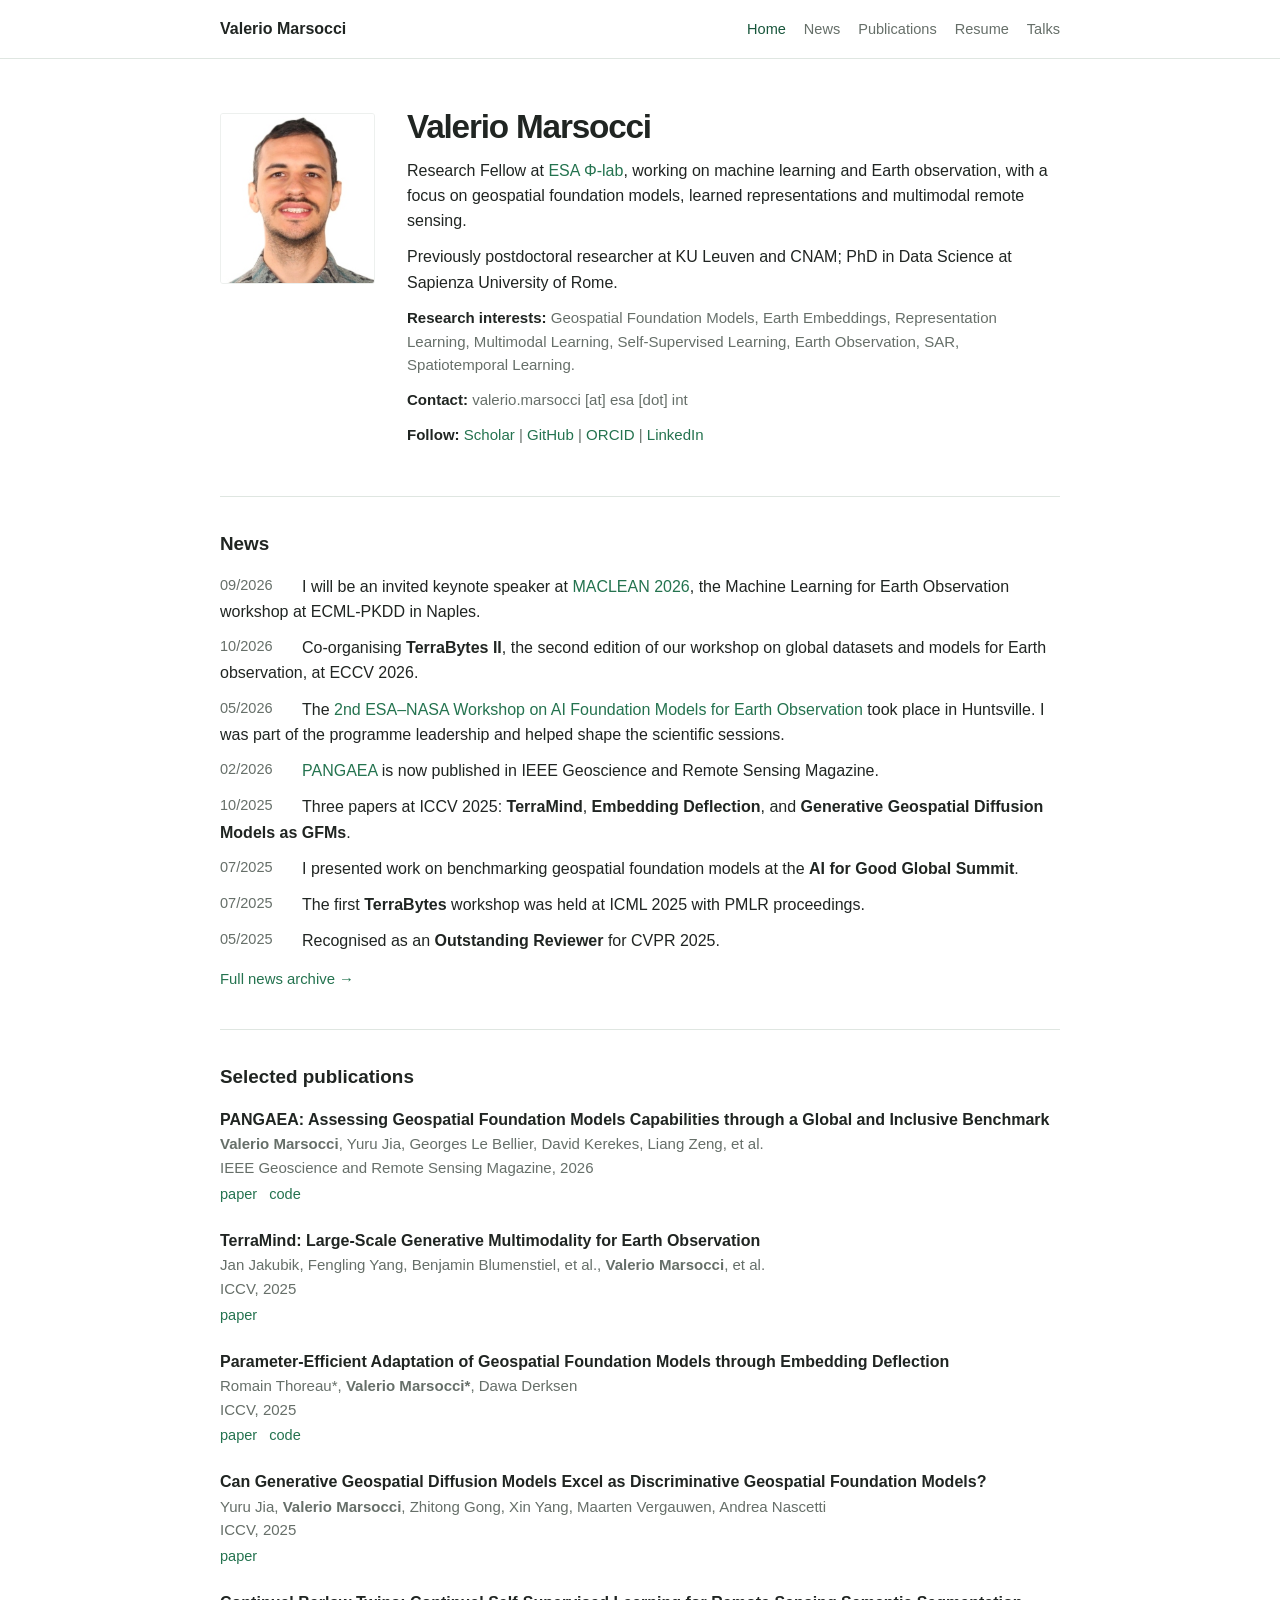
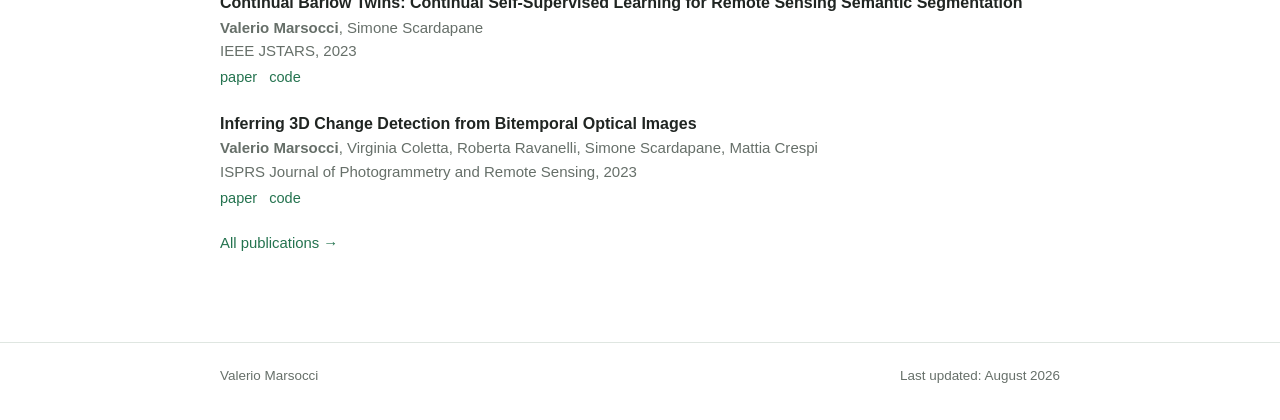
<file: index.html>
<!doctype html>
<html lang="en">
<head>
  <meta charset="utf-8">
  <meta name="viewport" content="width=device-width, initial-scale=1">
  <title>Valerio Marsocci</title>
  <meta name="description" content="Valerio Marsocci — Research Fellow at ESA Φ-lab working on machine learning and Earth observation.">
  <link rel="icon" href="assets/favicon.svg" type="image/svg+xml">
  <link rel="stylesheet" href="assets/style.css">
</head>
<body>
<header class="site-header">
  <div class="wrap nav">
    <a class="site-name" href="index.html">Valerio Marsocci</a>
    <nav class="nav-links" aria-label="Main navigation">
      <a class="active" href="index.html">Home</a>
      <a href="news.html">News</a>
      <a href="publications.html">Publications</a>
      <a href="resume.html">Resume</a>
      <a href="talks.html">Talks</a>
    </nav>
  </div>
</header>

<main class="wrap">
  <section class="profile">
    <img class="profile-photo" src="assets/profile.jpg" alt="Portrait of Valerio Marsocci">
    <div>
      <h1>Valerio Marsocci</h1>
      <p>Research Fellow at <a href="https://philab.esa.int/" target="_blank" rel="noreferrer">ESA Φ-lab</a>, working on machine learning and Earth observation, with a focus on geospatial foundation models, learned representations and multimodal remote sensing.</p>
      <p>Previously postdoctoral researcher at KU Leuven and CNAM; PhD in Data Science at Sapienza University of Rome.</p>
      <p class="small-line"><span class="meta-label">Research interests:</span> Geospatial Foundation Models, Earth Embeddings, Representation Learning, Multimodal Learning, Self-Supervised Learning, Earth Observation, SAR, Spatiotemporal Learning.</p>
      <p class="small-line"><span class="meta-label">Contact:</span> valerio.marsocci [at] esa [dot] int</p>
      <p class="small-line"><span class="meta-label">Follow:</span>
        <a href="https://scholar.google.com/citations?user=R0x4RJ0AAAAJ&hl=en" target="_blank" rel="noreferrer">Scholar</a> |
        <a href="https://github.com/VMarsocci" target="_blank" rel="noreferrer">GitHub</a> |
        <a href="https://orcid.org/0000-0003-1442-7155" target="_blank" rel="noreferrer">ORCID</a> |
        <a href="https://www.linkedin.com/in/valerio-marsocci/" target="_blank" rel="noreferrer">LinkedIn</a>
      </p>
    </div>
  </section>

  <hr class="rule">

  <section>
    <h2>News</h2>
    <ul class="news-list">
      <li><span class="news-date">09/2026</span><span class="news-text">I will be an invited keynote speaker at <a href="https://sites.google.com/view/maclean26" target="_blank" rel="noreferrer">MACLEAN 2026</a>, the Machine Learning for Earth Observation workshop at ECML-PKDD in Naples.</span></li>
      <li><span class="news-date">10/2026</span><span class="news-text">Co-organising <strong>TerraBytes II</strong>, the second edition of our workshop on global datasets and models for Earth observation, at ECCV 2026.</span></li>
      <li><span class="news-date">05/2026</span><span class="news-text">The <a href="https://nikal.eventsair.com/2nd-esa-nasa-workshop-on-ai-foundation-model-for-earth-observation-eo/" target="_blank" rel="noreferrer">2nd ESA–NASA Workshop on AI Foundation Models for Earth Observation</a> took place in Huntsville. I was part of the programme leadership and helped shape the scientific sessions.</span></li>
      <li><span class="news-date">02/2026</span><span class="news-text"><a href="https://arxiv.org/abs/2412.04204" target="_blank" rel="noreferrer">PANGAEA</a> is now published in IEEE Geoscience and Remote Sensing Magazine.</span></li>
      <li><span class="news-date">10/2025</span><span class="news-text">Three papers at ICCV 2025: <strong>TerraMind</strong>, <strong>Embedding Deflection</strong>, and <strong>Generative Geospatial Diffusion Models as GFMs</strong>.</span></li>
      <li><span class="news-date">07/2025</span><span class="news-text">I presented work on benchmarking geospatial foundation models at the <strong>AI for Good Global Summit</strong>.</span></li>
      <li><span class="news-date">07/2025</span><span class="news-text">The first <strong>TerraBytes</strong> workshop was held at ICML 2025 with PMLR proceedings.</span></li>
      <li><span class="news-date">05/2025</span><span class="news-text">Recognised as an <strong>Outstanding Reviewer</strong> for CVPR 2025.</span></li>
    </ul>
    <p class="more-link"><a href="news.html">Full news archive →</a></p>
  </section>

  <hr class="rule">

  <section>
    <h2>Selected publications</h2>
    <ol class="pub-list">
      <li class="pub">
        <div class="pub-title">PANGAEA: Assessing Geospatial Foundation Models Capabilities through a Global and Inclusive Benchmark</div>
        <div class="pub-authors"><strong>Valerio Marsocci</strong>, Yuru Jia, Georges Le Bellier, David Kerekes, Liang Zeng, et al.</div>
        <div class="pub-venue">IEEE Geoscience and Remote Sensing Magazine, 2026</div>
        <div class="pub-links"><a href="https://arxiv.org/abs/2412.04204" target="_blank" rel="noreferrer">paper</a><a href="https://github.com/VMarsocci/pangaea-bench" target="_blank" rel="noreferrer">code</a></div>
      </li>
      <li class="pub">
        <div class="pub-title">TerraMind: Large-Scale Generative Multimodality for Earth Observation</div>
        <div class="pub-authors">Jan Jakubik, Fengling Yang, Benjamin Blumenstiel, et al., <strong>Valerio Marsocci</strong>, et al.</div>
        <div class="pub-venue">ICCV, 2025</div>
        <div class="pub-links"><a href="https://arxiv.org/abs/2504.11171" target="_blank" rel="noreferrer">paper</a></div>
      </li>
      <li class="pub">
        <div class="pub-title">Parameter-Efficient Adaptation of Geospatial Foundation Models through Embedding Deflection</div>
        <div class="pub-authors">Romain Thoreau*, <strong>Valerio Marsocci*</strong>, Dawa Derksen</div>
        <div class="pub-venue">ICCV, 2025</div>
        <div class="pub-links"><a href="https://arxiv.org/abs/2503.09493" target="_blank" rel="noreferrer">paper</a><a href="https://github.com/VMarsocci/DEFLECT" target="_blank" rel="noreferrer">code</a></div>
      </li>
      <li class="pub">
        <div class="pub-title">Can Generative Geospatial Diffusion Models Excel as Discriminative Geospatial Foundation Models?</div>
        <div class="pub-authors">Yuru Jia, <strong>Valerio Marsocci</strong>, Zhitong Gong, Xin Yang, Maarten Vergauwen, Andrea Nascetti</div>
        <div class="pub-venue">ICCV, 2025</div>
        <div class="pub-links"><a href="https://arxiv.org/abs/2503.07890" target="_blank" rel="noreferrer">paper</a></div>
      </li>
      <li class="pub">
        <div class="pub-title">Continual Barlow Twins: Continual Self-Supervised Learning for Remote Sensing Semantic Segmentation</div>
        <div class="pub-authors"><strong>Valerio Marsocci</strong>, Simone Scardapane</div>
        <div class="pub-venue">IEEE JSTARS, 2023</div>
        <div class="pub-links"><a href="https://arxiv.org/abs/2205.11319" target="_blank" rel="noreferrer">paper</a><a href="https://github.com/VMarsocci/CBT" target="_blank" rel="noreferrer">code</a></div>
      </li>
      <li class="pub">
        <div class="pub-title">Inferring 3D Change Detection from Bitemporal Optical Images</div>
        <div class="pub-authors"><strong>Valerio Marsocci</strong>, Virginia Coletta, Roberta Ravanelli, Simone Scardapane, Mattia Crespi</div>
        <div class="pub-venue">ISPRS Journal of Photogrammetry and Remote Sensing, 2023</div>
        <div class="pub-links"><a href="https://arxiv.org/abs/2205.15903" target="_blank" rel="noreferrer">paper</a><a href="https://github.com/VMarsocci/3DCD" target="_blank" rel="noreferrer">code</a></div>
      </li>
    </ol>
    <p class="more-link"><a href="publications.html">All publications →</a></p>
  </section>
</main>

<footer class="site-footer"><div class="wrap footer-row"><span>Valerio Marsocci</span><span>Last updated: August 2026</span></div></footer>
</body>
</html>
</file>
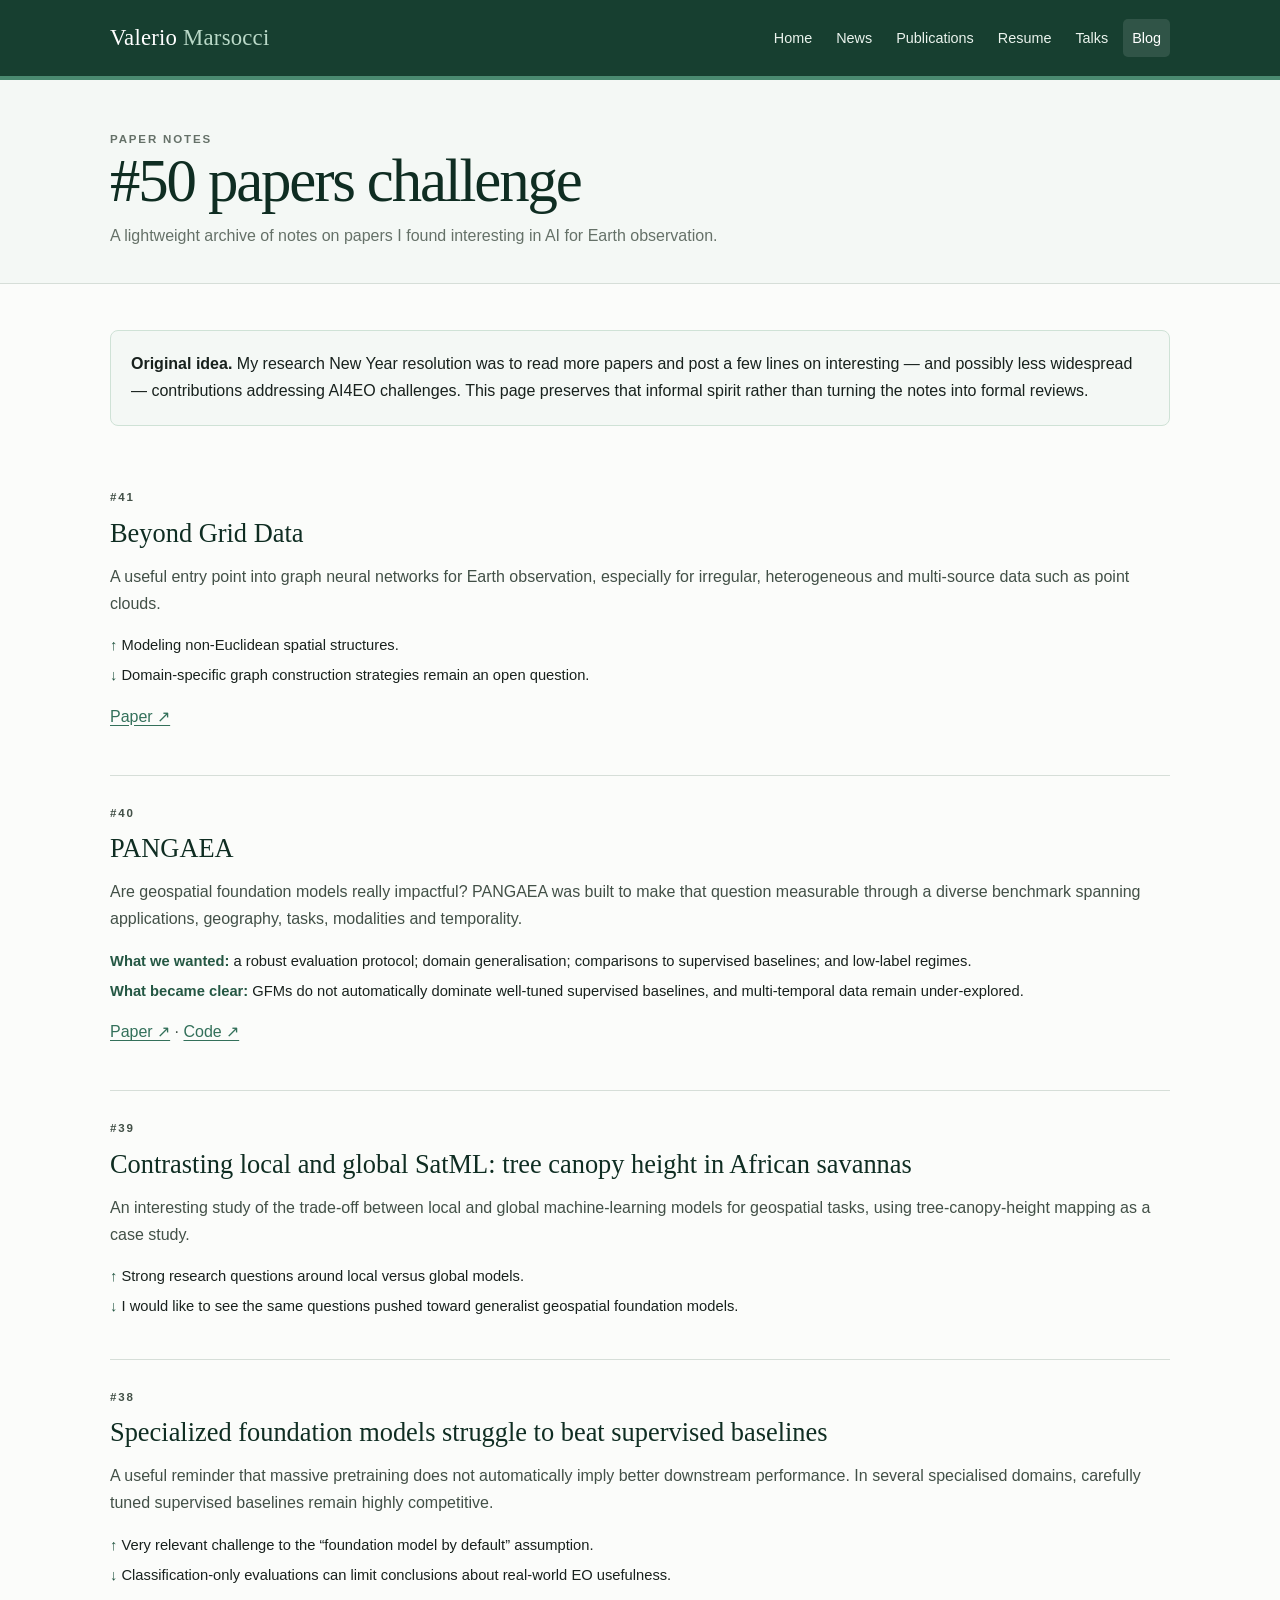
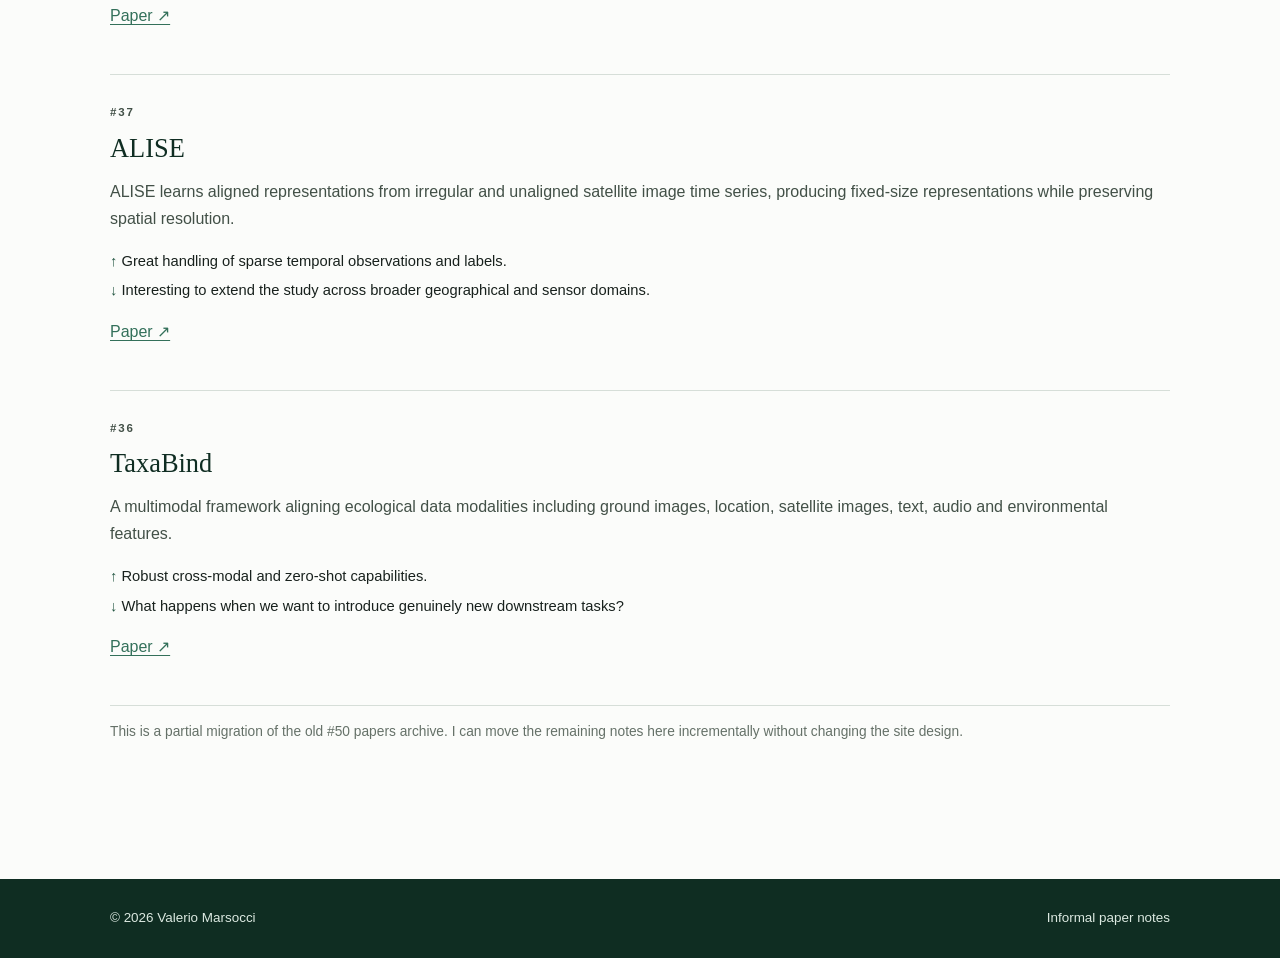
<file: blog.html>
<!doctype html><html lang="en"><head><meta charset="utf-8"><meta name="viewport" content="width=device-width,initial-scale=1"><title>Blog — Valerio Marsocci</title><link rel="icon" href="assets/favicon.svg" type="image/svg+xml"><link rel="stylesheet" href="assets/styles.css"></head><body>
<header class="site-header"><div class="shell header-inner"><a class="site-title" href="index.html">Valerio <span>Marsocci</span></a><nav class="site-nav"><a href="index.html">Home</a><a href="news.html">News</a><a href="publications.html">Publications</a><a href="resume.html">Resume</a><a href="talks.html">Talks</a><a class="active" href="blog.html">Blog</a></nav></div></header>
<main><section class="page-head"><div class="shell"><p class="kicker">Paper notes</p><h1>#50 papers challenge</h1><p>A lightweight archive of notes on papers I found interesting in AI for Earth observation.</p></div></section><div class="shell page-body">
<div class="blog-intro"><strong>Original idea.</strong> My research New Year resolution was to read more papers and post a few lines on interesting — and possibly less widespread — contributions addressing AI4EO challenges. This page preserves that informal spirit rather than turning the notes into formal reviews.</div>
<article class="blog-post"><p class="kicker">#41</p><h2>Beyond Grid Data</h2><p>A useful entry point into graph neural networks for Earth observation, especially for irregular, heterogeneous and multi-source data such as point clouds.</p><div class="updown"><div><strong>↑</strong> Modeling non-Euclidean spatial structures.</div><div><strong>↓</strong> Domain-specific graph construction strategies remain an open question.</div></div><p><a href="https://arxiv.org/abs/2411.03223" target="_blank" rel="noreferrer">Paper ↗</a></p></article>
<article class="blog-post"><p class="kicker">#40</p><h2>PANGAEA</h2><p>Are geospatial foundation models really impactful? PANGAEA was built to make that question measurable through a diverse benchmark spanning applications, geography, tasks, modalities and temporality.</p><div class="updown"><div><strong>What we wanted:</strong> a robust evaluation protocol; domain generalisation; comparisons to supervised baselines; and low-label regimes.</div><div><strong>What became clear:</strong> GFMs do not automatically dominate well-tuned supervised baselines, and multi-temporal data remain under-explored.</div></div><p><a href="https://arxiv.org/abs/2412.04204" target="_blank" rel="noreferrer">Paper ↗</a> · <a href="https://github.com/VMarsocci/pangaea-bench" target="_blank" rel="noreferrer">Code ↗</a></p></article>
<article class="blog-post"><p class="kicker">#39</p><h2>Contrasting local and global SatML: tree canopy height in African savannas</h2><p>An interesting study of the trade-off between local and global machine-learning models for geospatial tasks, using tree-canopy-height mapping as a case study.</p><div class="updown"><div><strong>↑</strong> Strong research questions around local versus global models.</div><div><strong>↓</strong> I would like to see the same questions pushed toward generalist geospatial foundation models.</div></div></article>
<article class="blog-post"><p class="kicker">#38</p><h2>Specialized foundation models struggle to beat supervised baselines</h2><p>A useful reminder that massive pretraining does not automatically imply better downstream performance. In several specialised domains, carefully tuned supervised baselines remain highly competitive.</p><div class="updown"><div><strong>↑</strong> Very relevant challenge to the “foundation model by default” assumption.</div><div><strong>↓</strong> Classification-only evaluations can limit conclusions about real-world EO usefulness.</div></div><p><a href="https://arxiv.org/abs/2411.02796" target="_blank" rel="noreferrer">Paper ↗</a></p></article>
<article class="blog-post"><p class="kicker">#37</p><h2>ALISE</h2><p>ALISE learns aligned representations from irregular and unaligned satellite image time series, producing fixed-size representations while preserving spatial resolution.</p><div class="updown"><div><strong>↑</strong> Great handling of sparse temporal observations and labels.</div><div><strong>↓</strong> Interesting to extend the study across broader geographical and sensor domains.</div></div><p><a href="https://arxiv.org/abs/2407.08448" target="_blank" rel="noreferrer">Paper ↗</a></p></article>
<article class="blog-post"><p class="kicker">#36</p><h2>TaxaBind</h2><p>A multimodal framework aligning ecological data modalities including ground images, location, satellite images, text, audio and environmental features.</p><div class="updown"><div><strong>↑</strong> Robust cross-modal and zero-shot capabilities.</div><div><strong>↓</strong> What happens when we want to introduce genuinely new downstream tasks?</div></div><p><a href="https://arxiv.org/abs/2411.00683" target="_blank" rel="noreferrer">Paper ↗</a></p></article>
<p class="small-note">This is a partial migration of the old #50 papers archive. I can move the remaining notes here incrementally without changing the site design.</p>
</div></main><footer class="site-footer"><div class="shell footer-inner"><p>© 2026 Valerio Marsocci</p><p>Informal paper notes</p></div></footer></body></html>
</file>
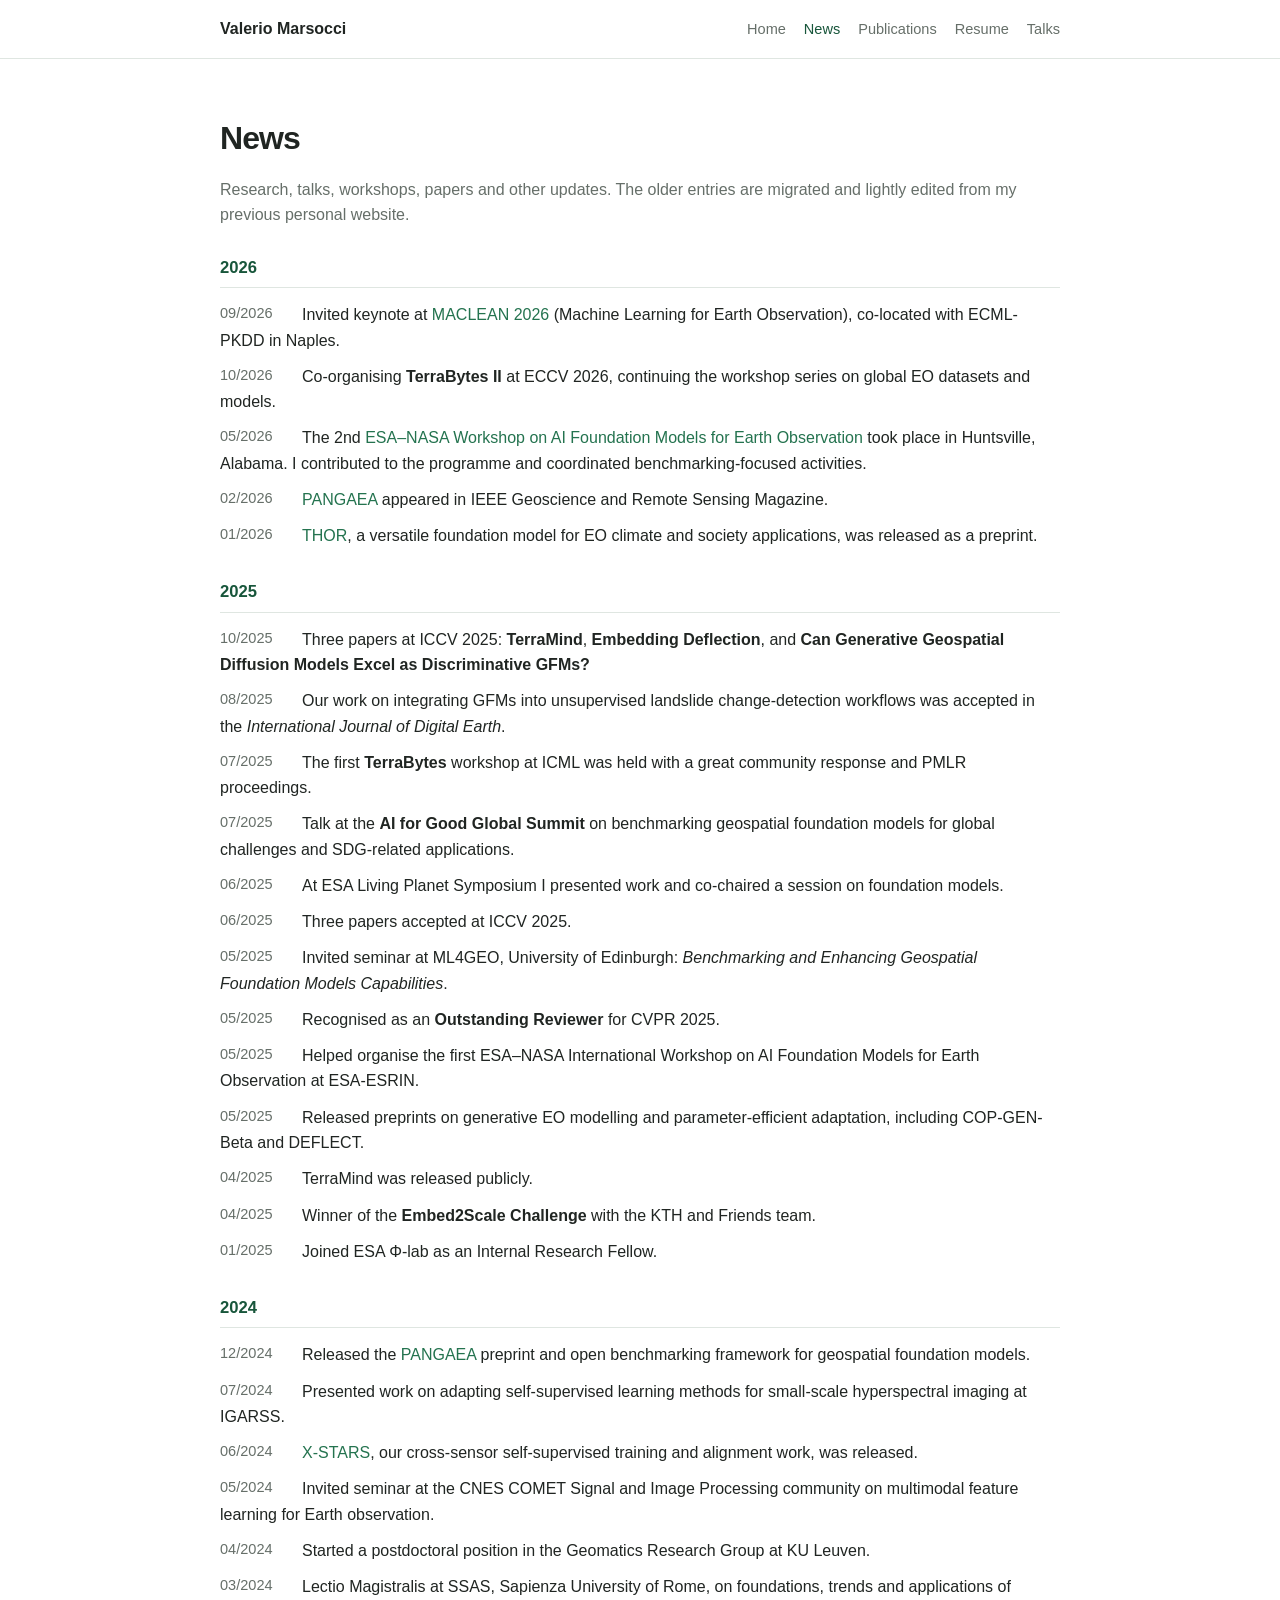
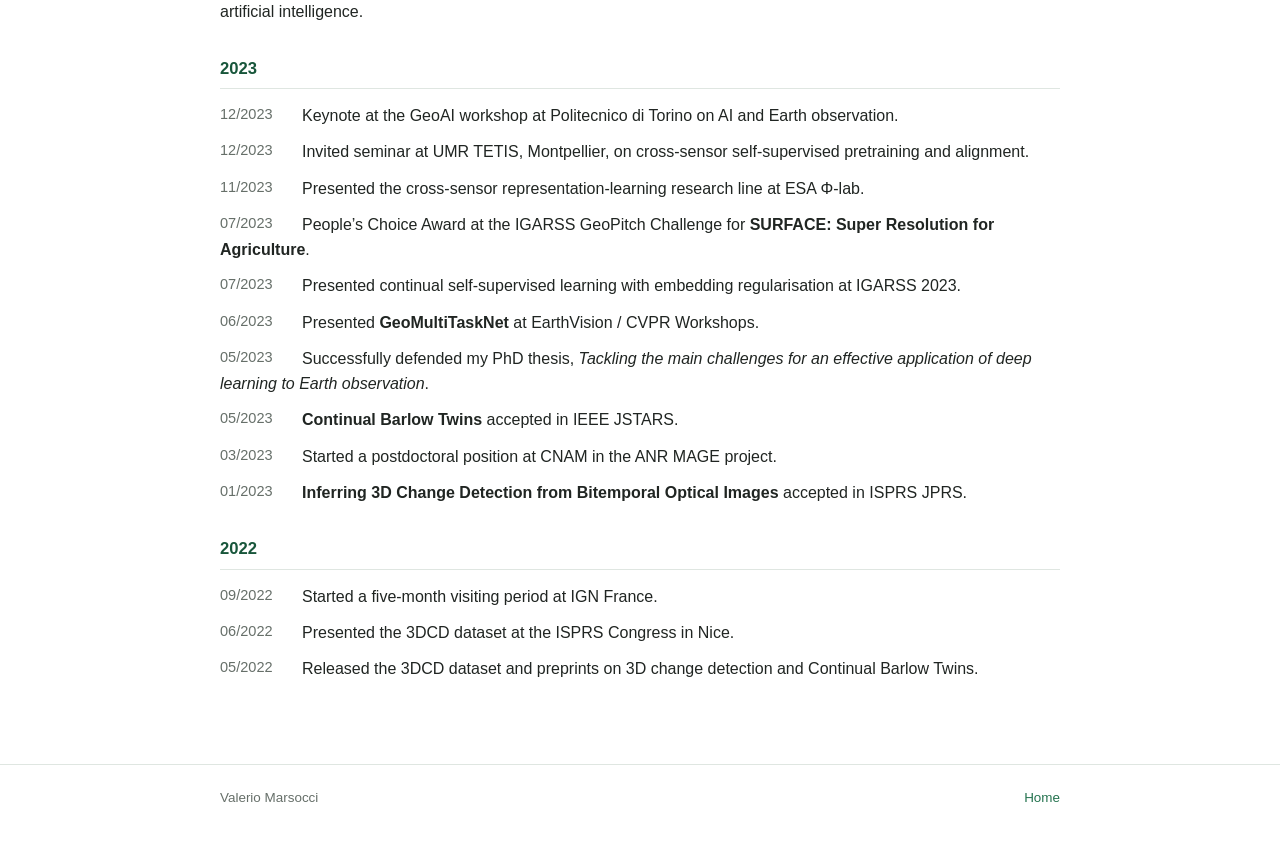
<file: news.html>
<!doctype html><html lang="en"><head><meta charset="utf-8"><meta name="viewport" content="width=device-width,initial-scale=1"><title>News — Valerio Marsocci</title><link rel="icon" href="assets/favicon.svg" type="image/svg+xml"><link rel="stylesheet" href="assets/style.css"></head><body>
<header class="site-header"><div class="wrap nav"><a class="site-name" href="index.html">Valerio Marsocci</a><nav class="nav-links"><a href="index.html">Home</a><a class="active" href="news.html">News</a><a href="publications.html">Publications</a><a href="resume.html">Resume</a><a href="talks.html">Talks</a></nav></div></header>
<main class="wrap"><h1 class="page-title">News</h1><p class="intro">Research, talks, workshops, papers and other updates. The older entries are migrated and lightly edited from my previous personal website.</p>

<div class="year-block"><h2 class="year-heading">2026</h2><ul class="news-list">
<li><span class="news-date">09/2026</span><span class="news-text">Invited keynote at <a href="https://sites.google.com/view/maclean26" target="_blank" rel="noreferrer">MACLEAN 2026</a> (Machine Learning for Earth Observation), co-located with ECML-PKDD in Naples.</span></li>
<li><span class="news-date">10/2026</span><span class="news-text">Co-organising <strong>TerraBytes II</strong> at ECCV 2026, continuing the workshop series on global EO datasets and models.</span></li>
<li><span class="news-date">05/2026</span><span class="news-text">The 2nd <a href="https://nikal.eventsair.com/2nd-esa-nasa-workshop-on-ai-foundation-model-for-earth-observation-eo/" target="_blank" rel="noreferrer">ESA–NASA Workshop on AI Foundation Models for Earth Observation</a> took place in Huntsville, Alabama. I contributed to the programme and coordinated benchmarking-focused activities.</span></li>
<li><span class="news-date">02/2026</span><span class="news-text"><a href="https://arxiv.org/abs/2412.04204" target="_blank" rel="noreferrer">PANGAEA</a> appeared in IEEE Geoscience and Remote Sensing Magazine.</span></li>
<li><span class="news-date">01/2026</span><span class="news-text"><a href="https://arxiv.org/abs/2601.16011" target="_blank" rel="noreferrer">THOR</a>, a versatile foundation model for EO climate and society applications, was released as a preprint.</span></li>
</ul></div>

<div class="year-block"><h2 class="year-heading">2025</h2><ul class="news-list">
<li><span class="news-date">10/2025</span><span class="news-text">Three papers at ICCV 2025: <strong>TerraMind</strong>, <strong>Embedding Deflection</strong>, and <strong>Can Generative Geospatial Diffusion Models Excel as Discriminative GFMs?</strong></span></li>
<li><span class="news-date">08/2025</span><span class="news-text">Our work on integrating GFMs into unsupervised landslide change-detection workflows was accepted in the <em>International Journal of Digital Earth</em>.</span></li>
<li><span class="news-date">07/2025</span><span class="news-text">The first <strong>TerraBytes</strong> workshop at ICML was held with a great community response and PMLR proceedings.</span></li>
<li><span class="news-date">07/2025</span><span class="news-text">Talk at the <strong>AI for Good Global Summit</strong> on benchmarking geospatial foundation models for global challenges and SDG-related applications.</span></li>
<li><span class="news-date">06/2025</span><span class="news-text">At ESA Living Planet Symposium I presented work and co-chaired a session on foundation models.</span></li>
<li><span class="news-date">06/2025</span><span class="news-text">Three papers accepted at ICCV 2025.</span></li>
<li><span class="news-date">05/2025</span><span class="news-text">Invited seminar at ML4GEO, University of Edinburgh: <em>Benchmarking and Enhancing Geospatial Foundation Models Capabilities</em>.</span></li>
<li><span class="news-date">05/2025</span><span class="news-text">Recognised as an <strong>Outstanding Reviewer</strong> for CVPR 2025.</span></li>
<li><span class="news-date">05/2025</span><span class="news-text">Helped organise the first ESA–NASA International Workshop on AI Foundation Models for Earth Observation at ESA-ESRIN.</span></li>
<li><span class="news-date">05/2025</span><span class="news-text">Released preprints on generative EO modelling and parameter-efficient adaptation, including COP-GEN-Beta and DEFLECT.</span></li>
<li><span class="news-date">04/2025</span><span class="news-text">TerraMind was released publicly.</span></li>
<li><span class="news-date">04/2025</span><span class="news-text">Winner of the <strong>Embed2Scale Challenge</strong> with the KTH and Friends team.</span></li>
<li><span class="news-date">01/2025</span><span class="news-text">Joined ESA Φ-lab as an Internal Research Fellow.</span></li>
</ul></div>

<div class="year-block"><h2 class="year-heading">2024</h2><ul class="news-list">
<li><span class="news-date">12/2024</span><span class="news-text">Released the <a href="https://arxiv.org/abs/2412.04204" target="_blank" rel="noreferrer">PANGAEA</a> preprint and open benchmarking framework for geospatial foundation models.</span></li>
<li><span class="news-date">07/2024</span><span class="news-text">Presented work on adapting self-supervised learning methods for small-scale hyperspectral imaging at IGARSS.</span></li>
<li><span class="news-date">06/2024</span><span class="news-text"><a href="https://arxiv.org/abs/2405.09922" target="_blank" rel="noreferrer">X-STARS</a>, our cross-sensor self-supervised training and alignment work, was released.</span></li>
<li><span class="news-date">05/2024</span><span class="news-text">Invited seminar at the CNES COMET Signal and Image Processing community on multimodal feature learning for Earth observation.</span></li>
<li><span class="news-date">04/2024</span><span class="news-text">Started a postdoctoral position in the Geomatics Research Group at KU Leuven.</span></li>
<li><span class="news-date">03/2024</span><span class="news-text">Lectio Magistralis at SSAS, Sapienza University of Rome, on foundations, trends and applications of artificial intelligence.</span></li>
</ul></div>

<div class="year-block"><h2 class="year-heading">2023</h2><ul class="news-list">
<li><span class="news-date">12/2023</span><span class="news-text">Keynote at the GeoAI workshop at Politecnico di Torino on AI and Earth observation.</span></li>
<li><span class="news-date">12/2023</span><span class="news-text">Invited seminar at UMR TETIS, Montpellier, on cross-sensor self-supervised pretraining and alignment.</span></li>
<li><span class="news-date">11/2023</span><span class="news-text">Presented the cross-sensor representation-learning research line at ESA Φ-lab.</span></li>
<li><span class="news-date">07/2023</span><span class="news-text">People’s Choice Award at the IGARSS GeoPitch Challenge for <strong>SURFACE: Super Resolution for Agriculture</strong>.</span></li>
<li><span class="news-date">07/2023</span><span class="news-text">Presented continual self-supervised learning with embedding regularisation at IGARSS 2023.</span></li>
<li><span class="news-date">06/2023</span><span class="news-text">Presented <strong>GeoMultiTaskNet</strong> at EarthVision / CVPR Workshops.</span></li>
<li><span class="news-date">05/2023</span><span class="news-text">Successfully defended my PhD thesis, <em>Tackling the main challenges for an effective application of deep learning to Earth observation</em>.</span></li>
<li><span class="news-date">05/2023</span><span class="news-text"><strong>Continual Barlow Twins</strong> accepted in IEEE JSTARS.</span></li>
<li><span class="news-date">03/2023</span><span class="news-text">Started a postdoctoral position at CNAM in the ANR MAGE project.</span></li>
<li><span class="news-date">01/2023</span><span class="news-text"><strong>Inferring 3D Change Detection from Bitemporal Optical Images</strong> accepted in ISPRS JPRS.</span></li>
</ul></div>

<div class="year-block"><h2 class="year-heading">2022</h2><ul class="news-list">
<li><span class="news-date">09/2022</span><span class="news-text">Started a five-month visiting period at IGN France.</span></li>
<li><span class="news-date">06/2022</span><span class="news-text">Presented the 3DCD dataset at the ISPRS Congress in Nice.</span></li>
<li><span class="news-date">05/2022</span><span class="news-text">Released the 3DCD dataset and preprints on 3D change detection and Continual Barlow Twins.</span></li>
</ul></div>
</main><footer class="site-footer"><div class="wrap footer-row"><span>Valerio Marsocci</span><a href="index.html">Home</a></div></footer></body></html>
</file>
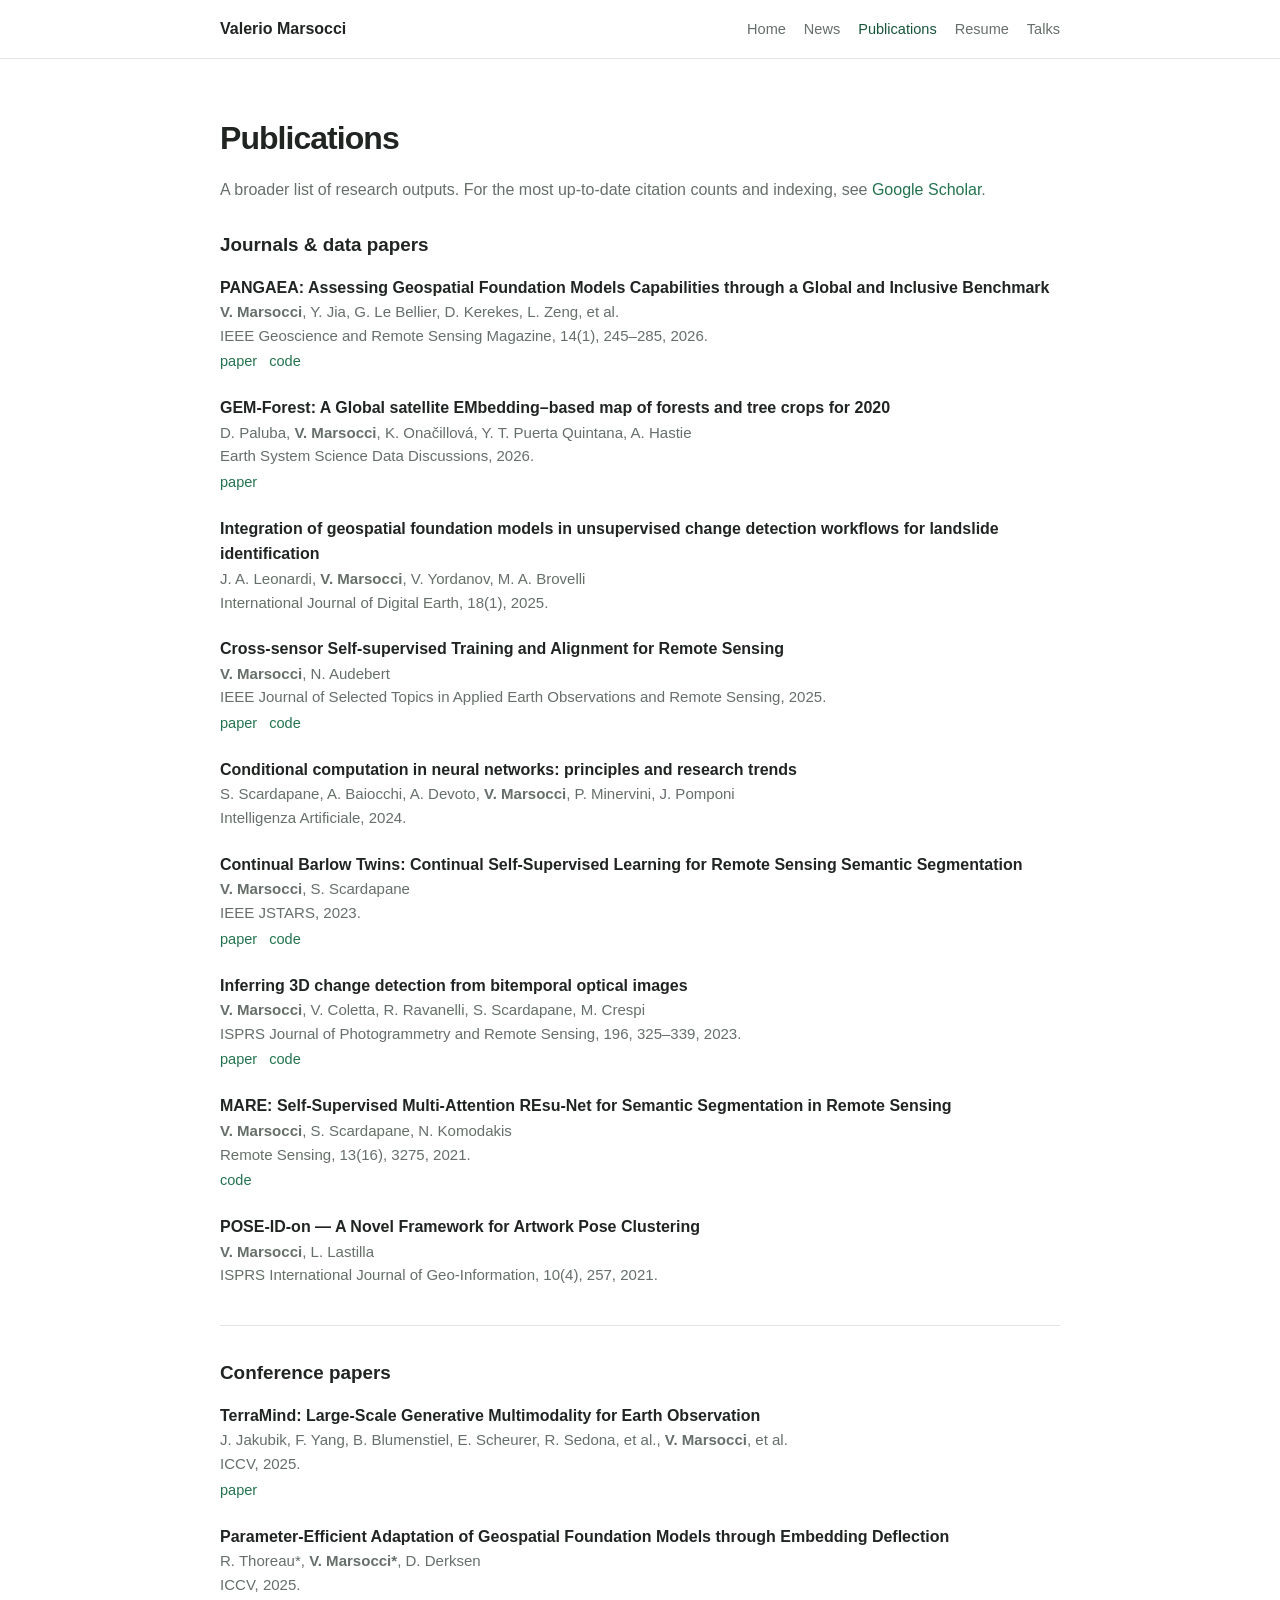
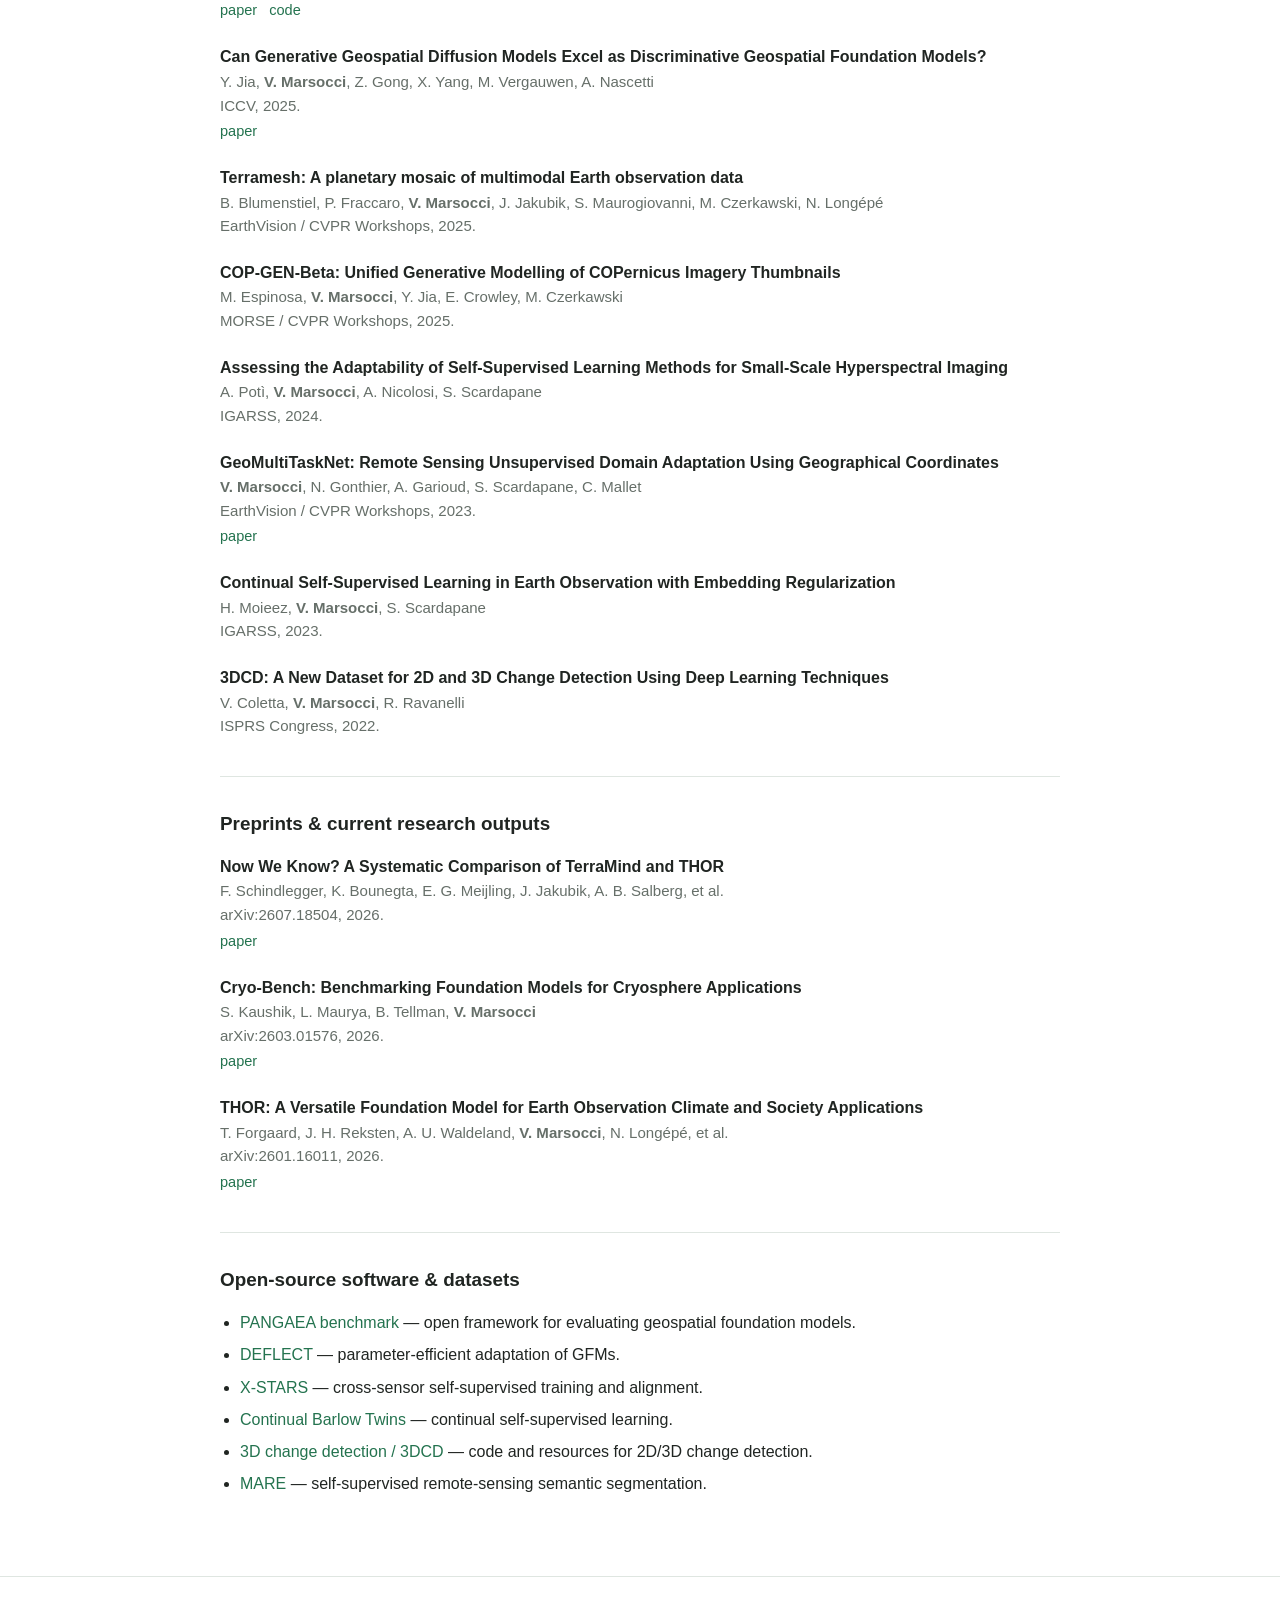
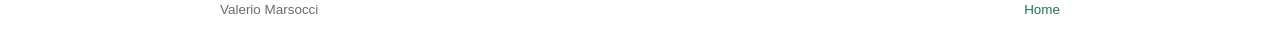
<file: publications.html>
<!doctype html><html lang="en"><head><meta charset="utf-8"><meta name="viewport" content="width=device-width,initial-scale=1"><title>Publications — Valerio Marsocci</title><link rel="icon" href="assets/favicon.svg" type="image/svg+xml"><link rel="stylesheet" href="assets/style.css"></head><body>
<header class="site-header"><div class="wrap nav"><a class="site-name" href="index.html">Valerio Marsocci</a><nav class="nav-links"><a href="index.html">Home</a><a href="news.html">News</a><a class="active" href="publications.html">Publications</a><a href="resume.html">Resume</a><a href="talks.html">Talks</a></nav></div></header>
<main class="wrap"><h1 class="page-title">Publications</h1><p class="intro">A broader list of research outputs. For the most up-to-date citation counts and indexing, see <a href="https://scholar.google.com/citations?user=R0x4RJ0AAAAJ&hl=en" target="_blank" rel="noreferrer">Google Scholar</a>.</p>

<h2>Journals & data papers</h2><ol class="pub-list">
<li class="pub"><div class="pub-title">PANGAEA: Assessing Geospatial Foundation Models Capabilities through a Global and Inclusive Benchmark</div><div class="pub-authors"><strong>V. Marsocci</strong>, Y. Jia, G. Le Bellier, D. Kerekes, L. Zeng, et al.</div><div class="pub-venue">IEEE Geoscience and Remote Sensing Magazine, 14(1), 245–285, 2026.</div><div class="pub-links"><a href="https://arxiv.org/abs/2412.04204">paper</a><a href="https://github.com/VMarsocci/pangaea-bench">code</a></div></li>
<li class="pub"><div class="pub-title">GEM-Forest: A Global satellite EMbedding–based map of forests and tree crops for 2020</div><div class="pub-authors">D. Paluba, <strong>V. Marsocci</strong>, K. Onačillová, Y. T. Puerta Quintana, A. Hastie</div><div class="pub-venue">Earth System Science Data Discussions, 2026.</div><div class="pub-links"><a href="https://essd.copernicus.org/preprints/essd-2026-495/">paper</a></div></li>
<li class="pub"><div class="pub-title">Integration of geospatial foundation models in unsupervised change detection workflows for landslide identification</div><div class="pub-authors">J. A. Leonardi, <strong>V. Marsocci</strong>, V. Yordanov, M. A. Brovelli</div><div class="pub-venue">International Journal of Digital Earth, 18(1), 2025.</div></li>
<li class="pub"><div class="pub-title">Cross-sensor Self-supervised Training and Alignment for Remote Sensing</div><div class="pub-authors"><strong>V. Marsocci</strong>, N. Audebert</div><div class="pub-venue">IEEE Journal of Selected Topics in Applied Earth Observations and Remote Sensing, 2025.</div><div class="pub-links"><a href="https://arxiv.org/abs/2405.09922">paper</a><a href="https://github.com/VMarsocci/X-STARS">code</a></div></li>
<li class="pub"><div class="pub-title">Conditional computation in neural networks: principles and research trends</div><div class="pub-authors">S. Scardapane, A. Baiocchi, A. Devoto, <strong>V. Marsocci</strong>, P. Minervini, J. Pomponi</div><div class="pub-venue">Intelligenza Artificiale, 2024.</div></li>
<li class="pub"><div class="pub-title">Continual Barlow Twins: Continual Self-Supervised Learning for Remote Sensing Semantic Segmentation</div><div class="pub-authors"><strong>V. Marsocci</strong>, S. Scardapane</div><div class="pub-venue">IEEE JSTARS, 2023.</div><div class="pub-links"><a href="https://arxiv.org/abs/2205.11319">paper</a><a href="https://github.com/VMarsocci/CBT">code</a></div></li>
<li class="pub"><div class="pub-title">Inferring 3D change detection from bitemporal optical images</div><div class="pub-authors"><strong>V. Marsocci</strong>, V. Coletta, R. Ravanelli, S. Scardapane, M. Crespi</div><div class="pub-venue">ISPRS Journal of Photogrammetry and Remote Sensing, 196, 325–339, 2023.</div><div class="pub-links"><a href="https://arxiv.org/abs/2205.15903">paper</a><a href="https://github.com/VMarsocci/3DCD">code</a></div></li>
<li class="pub"><div class="pub-title">MARE: Self-Supervised Multi-Attention REsu-Net for Semantic Segmentation in Remote Sensing</div><div class="pub-authors"><strong>V. Marsocci</strong>, S. Scardapane, N. Komodakis</div><div class="pub-venue">Remote Sensing, 13(16), 3275, 2021.</div><div class="pub-links"><a href="https://github.com/VMarsocci/MARE">code</a></div></li>
<li class="pub"><div class="pub-title">POSE-ID-on — A Novel Framework for Artwork Pose Clustering</div><div class="pub-authors"><strong>V. Marsocci</strong>, L. Lastilla</div><div class="pub-venue">ISPRS International Journal of Geo-Information, 10(4), 257, 2021.</div></li>
</ol>

<hr class="rule"><h2>Conference papers</h2><ol class="pub-list">
<li class="pub"><div class="pub-title">TerraMind: Large-Scale Generative Multimodality for Earth Observation</div><div class="pub-authors">J. Jakubik, F. Yang, B. Blumenstiel, E. Scheurer, R. Sedona, et al., <strong>V. Marsocci</strong>, et al.</div><div class="pub-venue">ICCV, 2025.</div><div class="pub-links"><a href="https://arxiv.org/abs/2504.11171">paper</a></div></li>
<li class="pub"><div class="pub-title">Parameter-Efficient Adaptation of Geospatial Foundation Models through Embedding Deflection</div><div class="pub-authors">R. Thoreau*, <strong>V. Marsocci*</strong>, D. Derksen</div><div class="pub-venue">ICCV, 2025.</div><div class="pub-links"><a href="https://arxiv.org/abs/2503.09493">paper</a><a href="https://github.com/VMarsocci/DEFLECT">code</a></div></li>
<li class="pub"><div class="pub-title">Can Generative Geospatial Diffusion Models Excel as Discriminative Geospatial Foundation Models?</div><div class="pub-authors">Y. Jia, <strong>V. Marsocci</strong>, Z. Gong, X. Yang, M. Vergauwen, A. Nascetti</div><div class="pub-venue">ICCV, 2025.</div><div class="pub-links"><a href="https://arxiv.org/abs/2503.07890">paper</a></div></li>
<li class="pub"><div class="pub-title">Terramesh: A planetary mosaic of multimodal Earth observation data</div><div class="pub-authors">B. Blumenstiel, P. Fraccaro, <strong>V. Marsocci</strong>, J. Jakubik, S. Maurogiovanni, M. Czerkawski, N. Longépé</div><div class="pub-venue">EarthVision / CVPR Workshops, 2025.</div></li>
<li class="pub"><div class="pub-title">COP-GEN-Beta: Unified Generative Modelling of COPernicus Imagery Thumbnails</div><div class="pub-authors">M. Espinosa, <strong>V. Marsocci</strong>, Y. Jia, E. Crowley, M. Czerkawski</div><div class="pub-venue">MORSE / CVPR Workshops, 2025.</div></li>
<li class="pub"><div class="pub-title">Assessing the Adaptability of Self-Supervised Learning Methods for Small-Scale Hyperspectral Imaging</div><div class="pub-authors">A. Potì, <strong>V. Marsocci</strong>, A. Nicolosi, S. Scardapane</div><div class="pub-venue">IGARSS, 2024.</div></li>
<li class="pub"><div class="pub-title">GeoMultiTaskNet: Remote Sensing Unsupervised Domain Adaptation Using Geographical Coordinates</div><div class="pub-authors"><strong>V. Marsocci</strong>, N. Gonthier, A. Garioud, S. Scardapane, C. Mallet</div><div class="pub-venue">EarthVision / CVPR Workshops, 2023.</div><div class="pub-links"><a href="https://openaccess.thecvf.com/content/CVPR2023W/EarthVision/html/Marsocci_GeoMultiTaskNet_Remote_Sensing_Unsupervised_Domain_Adaptation_Using_Geographical_Coordinates_CVPRW_2023_paper.html">paper</a></div></li>
<li class="pub"><div class="pub-title">Continual Self-Supervised Learning in Earth Observation with Embedding Regularization</div><div class="pub-authors">H. Moieez, <strong>V. Marsocci</strong>, S. Scardapane</div><div class="pub-venue">IGARSS, 2023.</div></li>
<li class="pub"><div class="pub-title">3DCD: A New Dataset for 2D and 3D Change Detection Using Deep Learning Techniques</div><div class="pub-authors">V. Coletta, <strong>V. Marsocci</strong>, R. Ravanelli</div><div class="pub-venue">ISPRS Congress, 2022.</div></li>
</ol>

<hr class="rule"><h2>Preprints & current research outputs</h2><ol class="pub-list">
<li class="pub"><div class="pub-title">Now We Know? A Systematic Comparison of TerraMind and THOR</div><div class="pub-authors">F. Schindlegger, K. Bounegta, E. G. Meijling, J. Jakubik, A. B. Salberg, et al.</div><div class="pub-venue">arXiv:2607.18504, 2026.</div><div class="pub-links"><a href="https://arxiv.org/abs/2607.18504">paper</a></div></li>
<li class="pub"><div class="pub-title">Cryo-Bench: Benchmarking Foundation Models for Cryosphere Applications</div><div class="pub-authors">S. Kaushik, L. Maurya, B. Tellman, <strong>V. Marsocci</strong></div><div class="pub-venue">arXiv:2603.01576, 2026.</div><div class="pub-links"><a href="https://arxiv.org/abs/2603.01576">paper</a></div></li>
<li class="pub"><div class="pub-title">THOR: A Versatile Foundation Model for Earth Observation Climate and Society Applications</div><div class="pub-authors">T. Forgaard, J. H. Reksten, A. U. Waldeland, <strong>V. Marsocci</strong>, N. Longépé, et al.</div><div class="pub-venue">arXiv:2601.16011, 2026.</div><div class="pub-links"><a href="https://arxiv.org/abs/2601.16011">paper</a></div></li>
</ol>

<hr class="rule"><h2>Open-source software & datasets</h2><ul class="compact-list">
<li><a href="https://github.com/VMarsocci/pangaea-bench">PANGAEA benchmark</a> — open framework for evaluating geospatial foundation models.</li>
<li><a href="https://github.com/VMarsocci/DEFLECT">DEFLECT</a> — parameter-efficient adaptation of GFMs.</li>
<li><a href="https://github.com/VMarsocci/X-STARS">X-STARS</a> — cross-sensor self-supervised training and alignment.</li>
<li><a href="https://github.com/VMarsocci/CBT">Continual Barlow Twins</a> — continual self-supervised learning.</li>
<li><a href="https://github.com/VMarsocci/3DCD">3D change detection / 3DCD</a> — code and resources for 2D/3D change detection.</li>
<li><a href="https://github.com/VMarsocci/MARE">MARE</a> — self-supervised remote-sensing semantic segmentation.</li>
</ul>
</main><footer class="site-footer"><div class="wrap footer-row"><span>Valerio Marsocci</span><a href="index.html">Home</a></div></footer></body></html>
</file>
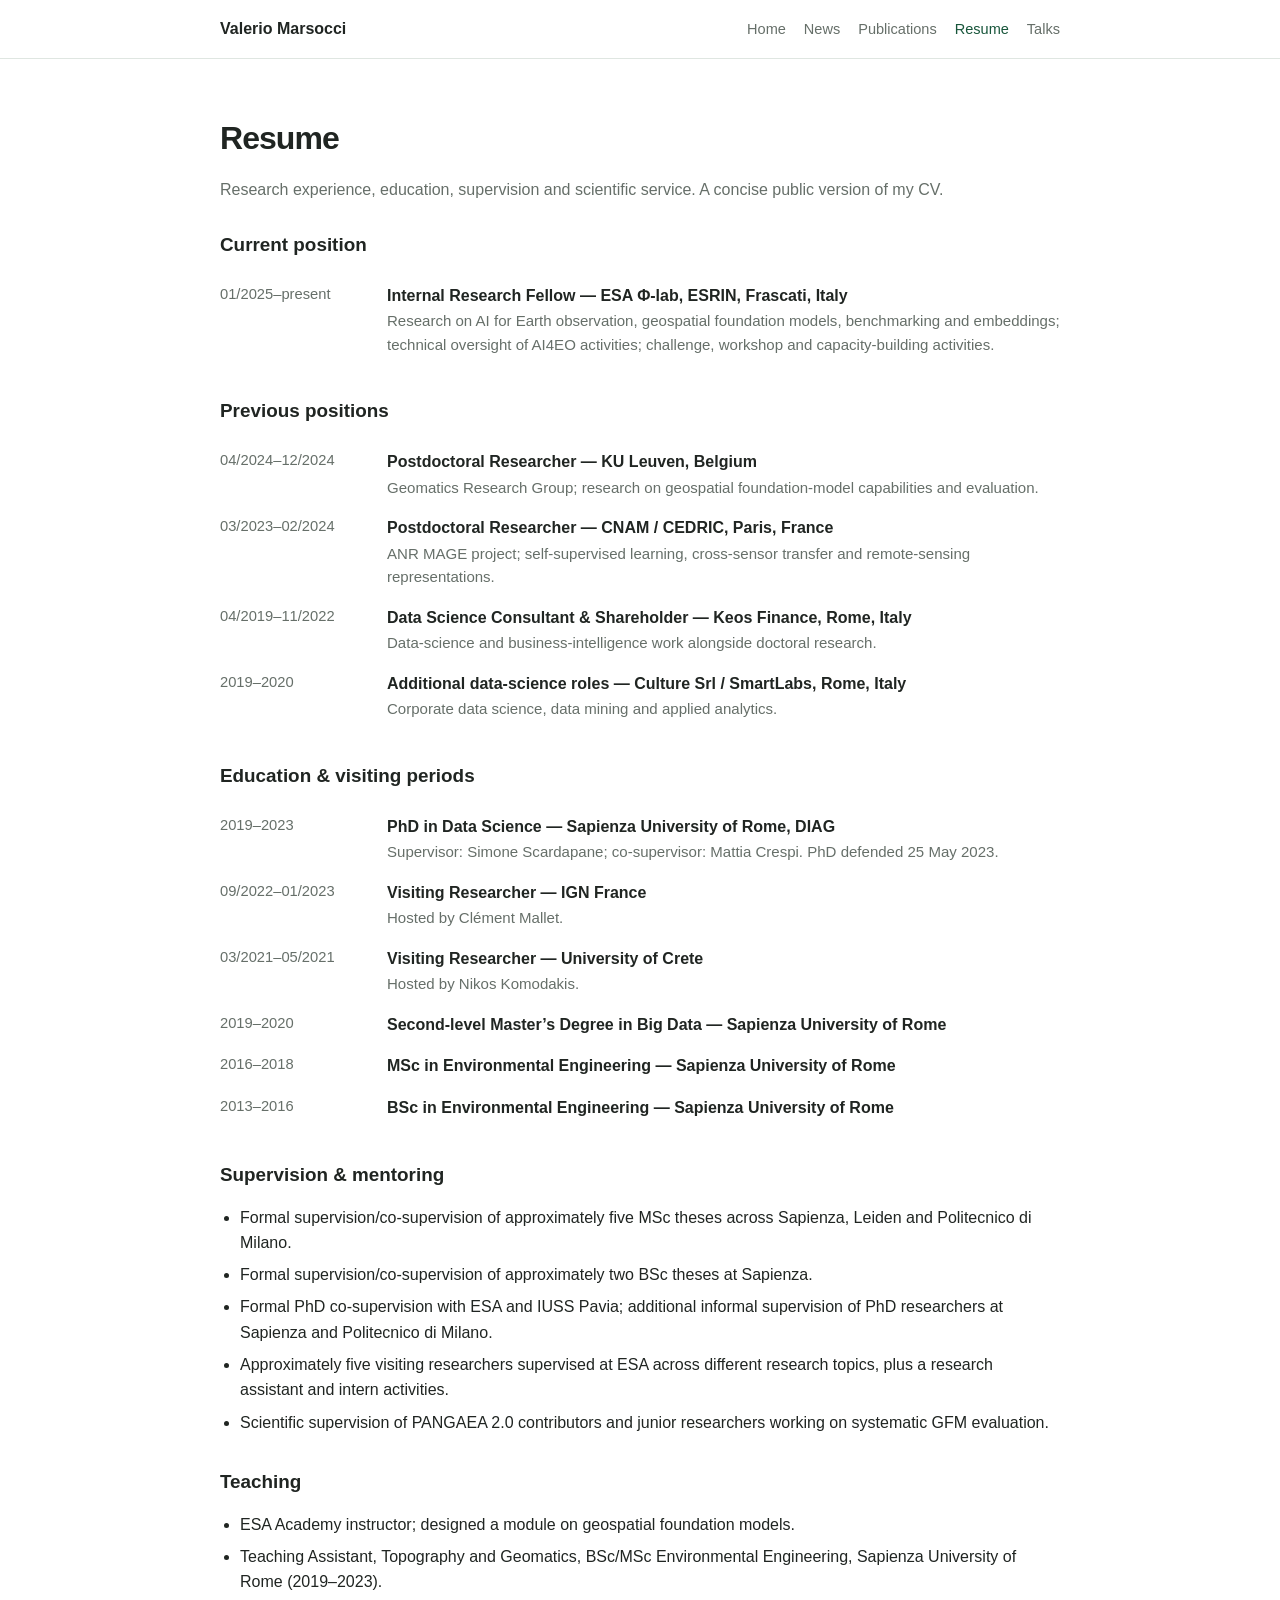
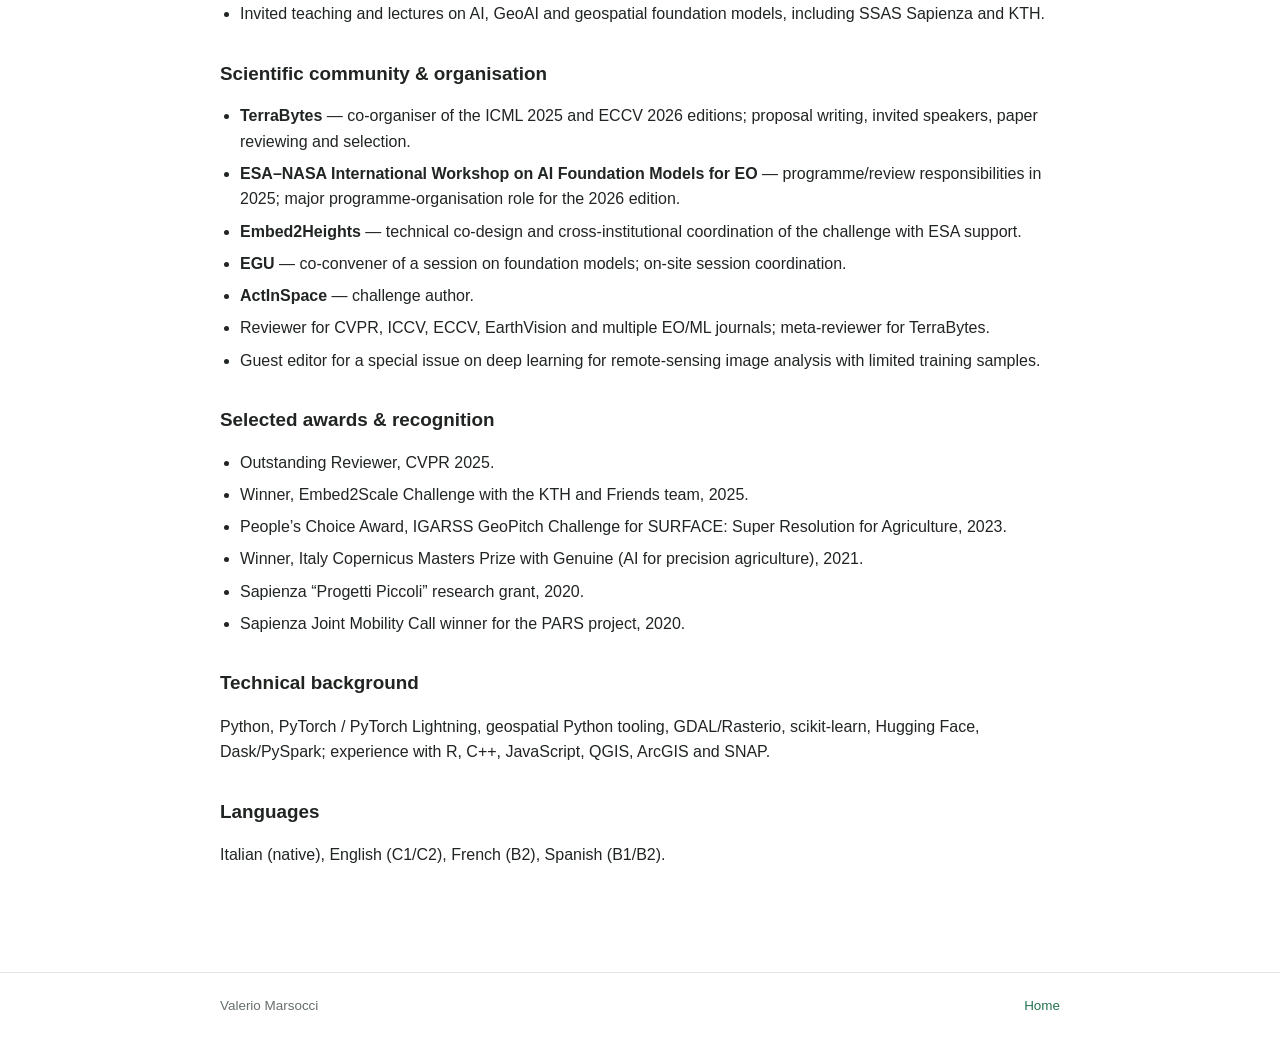
<file: resume.html>
<!doctype html><html lang="en"><head><meta charset="utf-8"><meta name="viewport" content="width=device-width,initial-scale=1"><title>Resume — Valerio Marsocci</title><link rel="icon" href="assets/favicon.svg" type="image/svg+xml"><link rel="stylesheet" href="assets/style.css"></head><body>
<header class="site-header"><div class="wrap nav"><a class="site-name" href="index.html">Valerio Marsocci</a><nav class="nav-links"><a href="index.html">Home</a><a href="news.html">News</a><a href="publications.html">Publications</a><a class="active" href="resume.html">Resume</a><a href="talks.html">Talks</a></nav></div></header>
<main class="wrap"><h1 class="page-title">Resume</h1><p class="intro">Research experience, education, supervision and scientific service. A concise public version of my CV.</p>

<section class="cv-section"><h2>Current position</h2>
<div class="cv-row"><div class="cv-date">01/2025–present</div><div class="cv-body"><strong>Internal Research Fellow — ESA Φ-lab, ESRIN, Frascati, Italy</strong><p>Research on AI for Earth observation, geospatial foundation models, benchmarking and embeddings; technical oversight of AI4EO activities; challenge, workshop and capacity-building activities.</p></div></div>
</section>

<section class="cv-section"><h2>Previous positions</h2>
<div class="cv-row"><div class="cv-date">04/2024–12/2024</div><div class="cv-body"><strong>Postdoctoral Researcher — KU Leuven, Belgium</strong><p>Geomatics Research Group; research on geospatial foundation-model capabilities and evaluation.</p></div></div>
<div class="cv-row"><div class="cv-date">03/2023–02/2024</div><div class="cv-body"><strong>Postdoctoral Researcher — CNAM / CEDRIC, Paris, France</strong><p>ANR MAGE project; self-supervised learning, cross-sensor transfer and remote-sensing representations.</p></div></div>
<div class="cv-row"><div class="cv-date">04/2019–11/2022</div><div class="cv-body"><strong>Data Science Consultant & Shareholder — Keos Finance, Rome, Italy</strong><p>Data-science and business-intelligence work alongside doctoral research.</p></div></div>
<div class="cv-row"><div class="cv-date">2019–2020</div><div class="cv-body"><strong>Additional data-science roles — Culture Srl / SmartLabs, Rome, Italy</strong><p>Corporate data science, data mining and applied analytics.</p></div></div>
</section>

<section class="cv-section"><h2>Education & visiting periods</h2>
<div class="cv-row"><div class="cv-date">2019–2023</div><div class="cv-body"><strong>PhD in Data Science — Sapienza University of Rome, DIAG</strong><p>Supervisor: Simone Scardapane; co-supervisor: Mattia Crespi. PhD defended 25 May 2023.</p></div></div>
<div class="cv-row"><div class="cv-date">09/2022–01/2023</div><div class="cv-body"><strong>Visiting Researcher — IGN France</strong><p>Hosted by Clément Mallet.</p></div></div>
<div class="cv-row"><div class="cv-date">03/2021–05/2021</div><div class="cv-body"><strong>Visiting Researcher — University of Crete</strong><p>Hosted by Nikos Komodakis.</p></div></div>
<div class="cv-row"><div class="cv-date">2019–2020</div><div class="cv-body"><strong>Second-level Master’s Degree in Big Data — Sapienza University of Rome</strong></div></div>
<div class="cv-row"><div class="cv-date">2016–2018</div><div class="cv-body"><strong>MSc in Environmental Engineering — Sapienza University of Rome</strong></div></div>
<div class="cv-row"><div class="cv-date">2013–2016</div><div class="cv-body"><strong>BSc in Environmental Engineering — Sapienza University of Rome</strong></div></div>
</section>

<section class="cv-section"><h2>Supervision & mentoring</h2><ul class="compact-list">
<li>Formal supervision/co-supervision of approximately five MSc theses across Sapienza, Leiden and Politecnico di Milano.</li>
<li>Formal supervision/co-supervision of approximately two BSc theses at Sapienza.</li>
<li>Formal PhD co-supervision with ESA and IUSS Pavia; additional informal supervision of PhD researchers at Sapienza and Politecnico di Milano.</li>
<li>Approximately five visiting researchers supervised at ESA across different research topics, plus a research assistant and intern activities.</li>
<li>Scientific supervision of PANGAEA 2.0 contributors and junior researchers working on systematic GFM evaluation.</li>
</ul></section>

<section class="cv-section"><h2>Teaching</h2><ul class="compact-list">
<li>ESA Academy instructor; designed a module on geospatial foundation models.</li>
<li>Teaching Assistant, Topography and Geomatics, BSc/MSc Environmental Engineering, Sapienza University of Rome (2019–2023).</li>
<li>Invited teaching and lectures on AI, GeoAI and geospatial foundation models, including SSAS Sapienza and KTH.</li>
</ul></section>

<section class="cv-section"><h2>Scientific community & organisation</h2><ul class="compact-list">
<li><strong>TerraBytes</strong> — co-organiser of the ICML 2025 and ECCV 2026 editions; proposal writing, invited speakers, paper reviewing and selection.</li>
<li><strong>ESA–NASA International Workshop on AI Foundation Models for EO</strong> — programme/review responsibilities in 2025; major programme-organisation role for the 2026 edition.</li>
<li><strong>Embed2Heights</strong> — technical co-design and cross-institutional coordination of the challenge with ESA support.</li>
<li><strong>EGU</strong> — co-convener of a session on foundation models; on-site session coordination.</li>
<li><strong>ActInSpace</strong> — challenge author.</li>
<li>Reviewer for CVPR, ICCV, ECCV, EarthVision and multiple EO/ML journals; meta-reviewer for TerraBytes.</li>
<li>Guest editor for a special issue on deep learning for remote-sensing image analysis with limited training samples.</li>
</ul></section>

<section class="cv-section"><h2>Selected awards & recognition</h2><ul class="compact-list">
<li>Outstanding Reviewer, CVPR 2025.</li>
<li>Winner, Embed2Scale Challenge with the KTH and Friends team, 2025.</li>
<li>People’s Choice Award, IGARSS GeoPitch Challenge for SURFACE: Super Resolution for Agriculture, 2023.</li>
<li>Winner, Italy Copernicus Masters Prize with Genuine (AI for precision agriculture), 2021.</li>
<li>Sapienza “Progetti Piccoli” research grant, 2020.</li>
<li>Sapienza Joint Mobility Call winner for the PARS project, 2020.</li>
</ul></section>

<section class="cv-section"><h2>Technical background</h2><p>Python, PyTorch / PyTorch Lightning, geospatial Python tooling, GDAL/Rasterio, scikit-learn, Hugging Face, Dask/PySpark; experience with R, C++, JavaScript, QGIS, ArcGIS and SNAP.</p></section>
<section class="cv-section"><h2>Languages</h2><p>Italian (native), English (C1/C2), French (B2), Spanish (B1/B2).</p></section>
</main><footer class="site-footer"><div class="wrap footer-row"><span>Valerio Marsocci</span><a href="index.html">Home</a></div></footer></body></html>
</file>
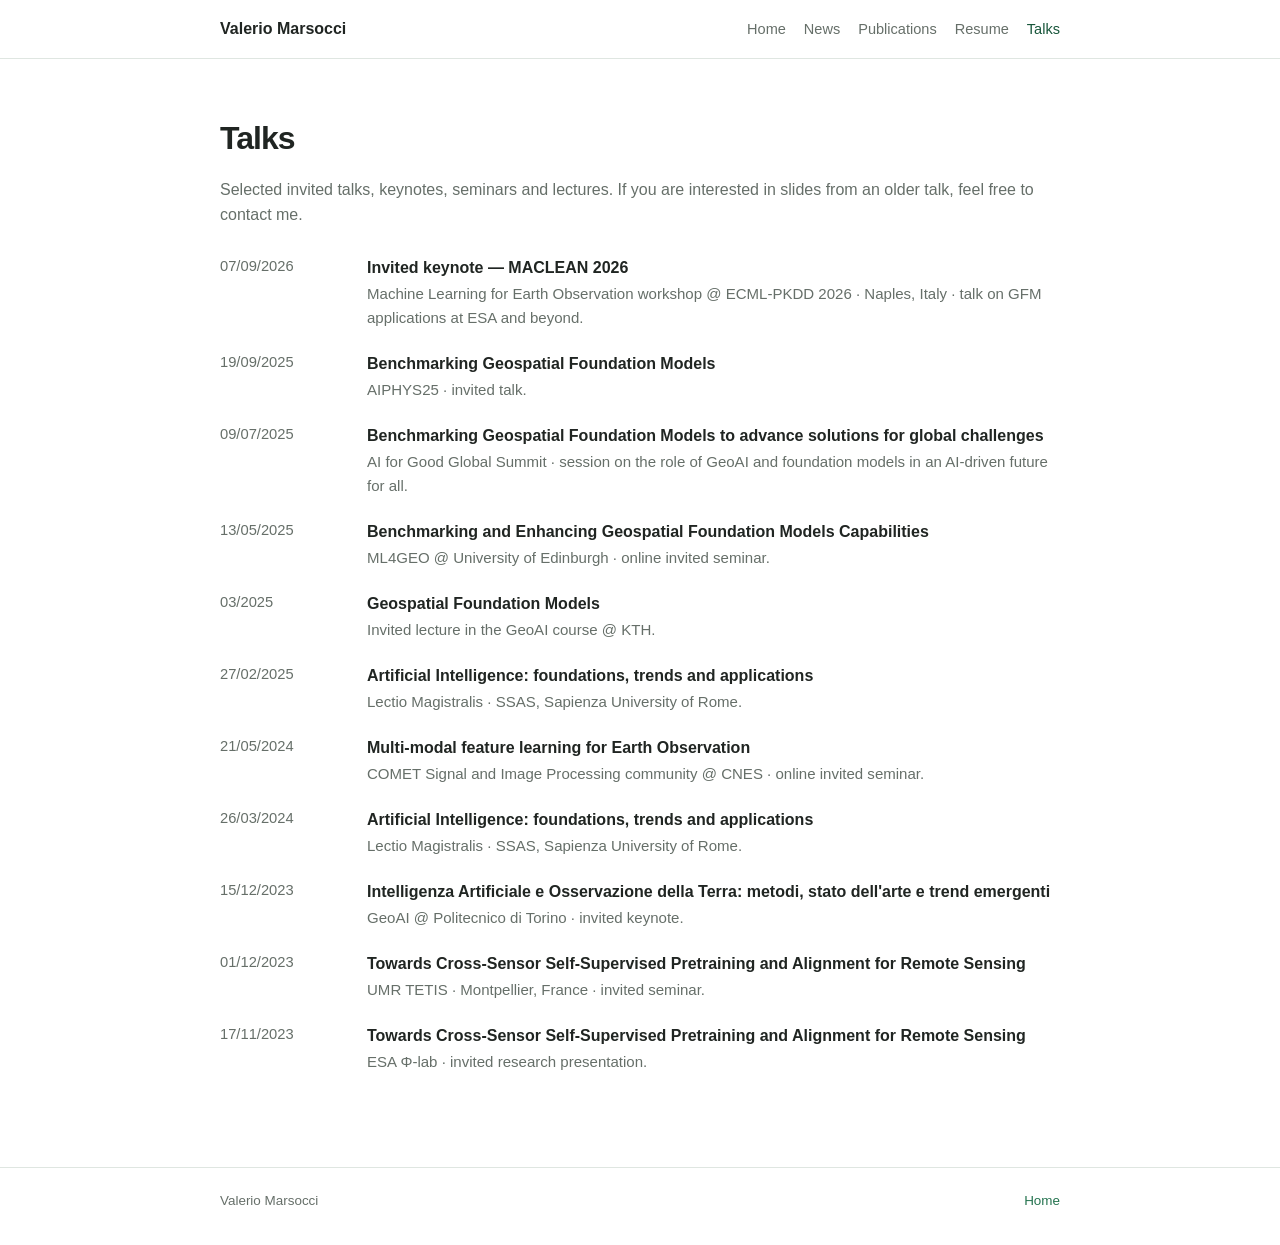
<file: talks.html>
<!doctype html><html lang="en"><head><meta charset="utf-8"><meta name="viewport" content="width=device-width,initial-scale=1"><title>Talks — Valerio Marsocci</title><link rel="icon" href="assets/favicon.svg" type="image/svg+xml"><link rel="stylesheet" href="assets/style.css"></head><body>
<header class="site-header"><div class="wrap nav"><a class="site-name" href="index.html">Valerio Marsocci</a><nav class="nav-links"><a href="index.html">Home</a><a href="news.html">News</a><a href="publications.html">Publications</a><a href="resume.html">Resume</a><a class="active" href="talks.html">Talks</a></nav></div></header>
<main class="wrap"><h1 class="page-title">Talks</h1><p class="intro">Selected invited talks, keynotes, seminars and lectures. If you are interested in slides from an older talk, feel free to contact me.</p>

<div class="talk"><div class="talk-date">07/09/2026</div><div><div class="talk-title">Invited keynote — MACLEAN 2026</div><div class="talk-meta">Machine Learning for Earth Observation workshop @ ECML-PKDD 2026 · Naples, Italy · talk on GFM applications at ESA and beyond.</div></div></div>
<div class="talk"><div class="talk-date">19/09/2025</div><div><div class="talk-title">Benchmarking Geospatial Foundation Models</div><div class="talk-meta">AIPHYS25 · invited talk.</div></div></div>
<div class="talk"><div class="talk-date">09/07/2025</div><div><div class="talk-title">Benchmarking Geospatial Foundation Models to advance solutions for global challenges</div><div class="talk-meta">AI for Good Global Summit · session on the role of GeoAI and foundation models in an AI-driven future for all.</div></div></div>
<div class="talk"><div class="talk-date">13/05/2025</div><div><div class="talk-title">Benchmarking and Enhancing Geospatial Foundation Models Capabilities</div><div class="talk-meta">ML4GEO @ University of Edinburgh · online invited seminar.</div></div></div>
<div class="talk"><div class="talk-date">03/2025</div><div><div class="talk-title">Geospatial Foundation Models</div><div class="talk-meta">Invited lecture in the GeoAI course @ KTH.</div></div></div>
<div class="talk"><div class="talk-date">27/02/2025</div><div><div class="talk-title">Artificial Intelligence: foundations, trends and applications</div><div class="talk-meta">Lectio Magistralis · SSAS, Sapienza University of Rome.</div></div></div>
<div class="talk"><div class="talk-date">21/05/2024</div><div><div class="talk-title">Multi-modal feature learning for Earth Observation</div><div class="talk-meta">COMET Signal and Image Processing community @ CNES · online invited seminar.</div></div></div>
<div class="talk"><div class="talk-date">26/03/2024</div><div><div class="talk-title">Artificial Intelligence: foundations, trends and applications</div><div class="talk-meta">Lectio Magistralis · SSAS, Sapienza University of Rome.</div></div></div>
<div class="talk"><div class="talk-date">15/12/2023</div><div><div class="talk-title">Intelligenza Artificiale e Osservazione della Terra: metodi, stato dell'arte e trend emergenti</div><div class="talk-meta">GeoAI @ Politecnico di Torino · invited keynote.</div></div></div>
<div class="talk"><div class="talk-date">01/12/2023</div><div><div class="talk-title">Towards Cross-Sensor Self-Supervised Pretraining and Alignment for Remote Sensing</div><div class="talk-meta">UMR TETIS · Montpellier, France · invited seminar.</div></div></div>
<div class="talk"><div class="talk-date">17/11/2023</div><div><div class="talk-title">Towards Cross-Sensor Self-Supervised Pretraining and Alignment for Remote Sensing</div><div class="talk-meta">ESA Φ-lab · invited research presentation.</div></div></div>
</main><footer class="site-footer"><div class="wrap footer-row"><span>Valerio Marsocci</span><a href="index.html">Home</a></div></footer></body></html>
</file>
<file: assets/style.css>
:root {
  --bg: #ffffff;
  --text: #202522;
  --muted: #666f69;
  --green: #24734f;
  --green-dark: #18563b;
  --green-soft: #eef6f1;
  --line: #dfe6e1;
  --max: 840px;
}

* { box-sizing: border-box; }
html { scroll-behavior: smooth; }
body {
  margin: 0;
  background: var(--bg);
  color: var(--text);
  font-family: -apple-system, BlinkMacSystemFont, "Segoe UI", Helvetica, Arial, sans-serif;
  font-size: 16px;
  line-height: 1.58;
  -webkit-font-smoothing: antialiased;
}
a { color: var(--green); text-decoration: none; }
a:hover { color: var(--green-dark); text-decoration: underline; text-underline-offset: 3px; }
strong { font-weight: 650; }

.wrap { width: min(calc(100% - 34px), var(--max)); margin: 0 auto; }

.site-header { border-bottom: 1px solid var(--line); background: rgba(255,255,255,.97); }
.nav { min-height: 58px; display: flex; align-items: center; gap: 22px; }
.site-name { margin-right: auto; color: var(--text); font-weight: 650; font-size: 1rem; text-decoration: none; }
.site-name:hover { color: var(--green); text-decoration: none; }
.nav-links { display: flex; flex-wrap: wrap; gap: 18px; font-size: .91rem; }
.nav-links a { color: var(--muted); }
.nav-links a:hover, .nav-links a.active { color: var(--green-dark); text-decoration: none; }

main { padding: 54px 0 72px; }
.profile { display: grid; grid-template-columns: 155px 1fr; gap: 32px; align-items: start; }
.profile-photo { width: 155px; height: 171px; object-fit: cover; object-position: center top; border-radius: 3px; border: 1px solid #edf0ee; background: #fff; }
.profile h1 { margin: -5px 0 12px; font-size: 2.08rem; letter-spacing: -.035em; line-height: 1.13; font-weight: 680; }
.profile p { margin: 0 0 11px; }
.small-line { color: var(--muted); font-size: .94rem; }
.meta-label { font-weight: 650; color: var(--text); }

.rule { margin: 38px 0 32px; border: 0; border-top: 1px solid var(--line); }
section { margin-top: 0; }
h1.page-title { font-size: 2rem; margin: 0 0 24px; letter-spacing: -.03em; }
h2 { font-size: 1.18rem; margin: 0 0 15px; color: var(--text); font-weight: 680; }
h3 { font-size: 1rem; margin: 25px 0 10px; color: var(--green-dark); font-weight: 680; }
.intro { color: var(--muted); margin: -11px 0 28px; }

.news-list { list-style: none; padding: 0; margin: 0; }
.news-list li { margin: 0 0 11px; padding-left: 0; }
.news-date { display: inline-block; width: 82px; color: var(--muted); font-variant-numeric: tabular-nums; font-size: .91rem; vertical-align: top; }
.news-text { display: inline; }
.more-link { margin-top: 14px; font-size: .93rem; }

.pub-list { list-style: none; padding: 0; margin: 0; }
.pub { margin: 0 0 22px; }
.pub-title { font-weight: 650; color: var(--text); }
.pub-authors, .pub-venue { color: var(--muted); font-size: .94rem; }
.pub-links { margin-top: 3px; font-size: .91rem; }
.pub-links a { margin-right: 12px; }
.pub-note { margin-top: 4px; color: var(--muted); font-size: .92rem; }

.year-block { margin: 31px 0 0; }
.year-block:first-of-type { margin-top: 0; }
.year-heading { border-bottom: 1px solid var(--line); padding-bottom: 6px; margin-bottom: 14px; font-size: 1.04rem; color: var(--green-dark); }

.cv-section { margin: 0 0 32px; }
.cv-row { display: grid; grid-template-columns: 145px 1fr; gap: 22px; padding: 8px 0; }
.cv-date { color: var(--muted); font-size: .92rem; font-variant-numeric: tabular-nums; }
.cv-body p { margin: 1px 0 0; color: var(--muted); font-size: .94rem; }
.compact-list { margin: 0; padding-left: 20px; }
.compact-list li { margin-bottom: 7px; }

.talk { display: grid; grid-template-columns: 125px 1fr; gap: 22px; margin-bottom: 21px; }
.talk-date { color: var(--muted); font-size: .92rem; font-variant-numeric: tabular-nums; }
.talk-title { font-weight: 650; }
.talk-meta { color: var(--muted); font-size: .94rem; margin-top: 2px; }

.note { padding: 13px 15px; background: var(--green-soft); border-left: 3px solid var(--green); color: #3e4c45; font-size: .93rem; margin: 26px 0; }

.site-footer { border-top: 1px solid var(--line); padding: 22px 0 34px; color: var(--muted); font-size: .84rem; }
.footer-row { display: flex; justify-content: space-between; gap: 20px; }

@media (max-width: 680px) {
  .nav { align-items: flex-start; padding: 15px 0; flex-direction: column; gap: 10px; }
  .nav-links { gap: 14px; }
  main { padding-top: 38px; }
  .profile { grid-template-columns: 110px 1fr; gap: 20px; }
  .profile-photo { width: 110px; height: 122px; }
  .profile h1 { font-size: 1.7rem; }
  .news-date { width: 72px; }
  .cv-row, .talk { grid-template-columns: 1fr; gap: 1px; }
}

@media (max-width: 470px) {
  .profile { grid-template-columns: 1fr; }
  .profile-photo { width: 130px; height: 144px; }
  .news-date { display: block; width: auto; margin-bottom: 1px; }
}
</file>
<file: assets/styles.css>
:root {
  --green-950: #0f2d22;
  --green-900: #173f30;
  --green-800: #245743;
  --green-700: #33705a;
  --green-600: #4a8a70;
  --green-200: #cfe2d6;
  --green-100: #e6f0e9;
  --green-50: #f4f8f5;
  --paper: #fbfcfa;
  --ink: #18211d;
  --muted: #657168;
  --line: #d6ded8;
  --warm: #9a6848;
  --max: 1060px;
}

* { box-sizing: border-box; }
html { scroll-behavior: smooth; }
body {
  margin: 0;
  background: var(--paper);
  color: var(--ink);
  font-family: Inter, ui-sans-serif, -apple-system, BlinkMacSystemFont, "Segoe UI", sans-serif;
  line-height: 1.68;
  -webkit-font-smoothing: antialiased;
}
a { color: var(--green-700); text-underline-offset: 3px; }
a:hover { color: var(--green-950); }
img { max-width: 100%; }
.shell { width: min(calc(100% - 34px), var(--max)); margin: 0 auto; }
.skip-link { position: fixed; left: 10px; top: 10px; transform: translateY(-160%); z-index: 99; padding: 8px 12px; background: #fff; border: 1px solid var(--green-900); }
.skip-link:focus { transform: translateY(0); }

.site-header {
  background: var(--green-900);
  color: #fff;
  border-bottom: 4px solid var(--green-600);
}
.header-inner {
  display: flex;
  align-items: center;
  min-height: 76px;
  gap: 28px;
}
.site-title {
  margin-right: auto;
  color: #fff;
  text-decoration: none;
  font-family: Georgia, "Times New Roman", serif;
  font-size: 1.42rem;
  letter-spacing: .01em;
}
.site-title span { color: #bad9c8; }
.site-nav { display: flex; flex-wrap: wrap; gap: 6px; justify-content: flex-end; }
.site-nav a {
  color: #eaf3ed;
  text-decoration: none;
  font-size: .9rem;
  padding: 7px 9px;
  border-radius: 5px;
}
.site-nav a:hover, .site-nav a.active { background: rgba(255,255,255,.11); color: #fff; }

.top-band {
  background:
    radial-gradient(circle at 88% 20%, rgba(73,138,112,.18), transparent 23%),
    linear-gradient(90deg, var(--green-50), #fff);
  border-bottom: 1px solid var(--line);
}
.home-intro {
  padding: 62px 0 54px;
  display: grid;
  grid-template-columns: 1fr 250px;
  gap: 58px;
  align-items: center;
}
.kicker { margin: 0 0 10px; text-transform: uppercase; letter-spacing: .16em; color: var(--green-700); font-size: .72rem; font-weight: 800; }
h1, h2, h3 { color: var(--green-950); }
h1, h2 { font-family: Georgia, "Times New Roman", serif; font-weight: 500; }
h1 { font-size: clamp(2.4rem, 6vw, 4.9rem); line-height: 1.04; margin: 0 0 20px; letter-spacing: -.035em; }
h2 { font-size: clamp(1.7rem, 3.6vw, 2.7rem); line-height: 1.14; margin: 0 0 20px; }
h3 { margin: 0 0 6px; font-size: 1.06rem; }
.lede { font-size: 1.08rem; color: #45534b; max-width: 720px; }
.identity-box {
  border: 1px solid var(--green-200);
  background: #fff;
  padding: 24px;
  border-radius: 10px;
  box-shadow: 0 12px 28px rgba(15,45,34,.06);
}
.vm-badge {
  width: 82px;
  height: 82px;
  display: grid;
  place-items: center;
  border-radius: 50%;
  background: var(--green-800);
  color: #fff;
  font-family: Georgia, serif;
  font-size: 1.7rem;
  margin-bottom: 18px;
}
.identity-box p { margin: 0 0 7px; font-size: .92rem; color: var(--muted); }
.identity-box strong { color: var(--ink); }
.profile-links { display: flex; flex-wrap: wrap; gap: 10px 14px; margin-top: 19px; font-size: .86rem; }
.profile-links a { text-decoration: none; font-weight: 650; }

main { min-height: 70vh; }
.section { padding: 52px 0; }
.section + .section { border-top: 1px solid var(--line); }
.section-header { display: grid; grid-template-columns: 200px 1fr; gap: 30px; margin-bottom: 24px; }
.section-label { color: var(--green-700); font-weight: 800; text-transform: uppercase; letter-spacing: .12em; font-size: .72rem; padding-top: 8px; }
.section-copy p { max-width: 760px; color: var(--muted); }

.simple-list { margin: 0; padding-left: 1.2rem; }
.simple-list li { margin: 7px 0; }
.research-list { display: flex; flex-wrap: wrap; gap: 8px; margin-top: 14px; }
.research-list span { padding: 5px 9px; background: var(--green-100); color: var(--green-900); border-radius: 4px; font-size: .82rem; }

.news-list { display: grid; gap: 0; border-top: 1px solid var(--line); }
.news-item { display: grid; grid-template-columns: 125px 1fr; gap: 24px; padding: 16px 0; border-bottom: 1px solid var(--line); }
.news-date { color: var(--green-700); font-weight: 700; font-size: .84rem; font-variant-numeric: tabular-nums; }
.news-item p { margin: 0; }
.more-link { margin-top: 20px; }

.bio-list { display: grid; gap: 12px; }
.bio-row { display: grid; grid-template-columns: 130px 1fr; gap: 20px; }
.bio-date { color: var(--muted); font-variant-numeric: tabular-nums; }

.contact-box { background: var(--green-50); border-left: 4px solid var(--green-700); padding: 20px 22px; }
.contact-box p { margin: 3px 0; }

.page-head { padding: 50px 0 34px; background: var(--green-50); border-bottom: 1px solid var(--line); }
.page-head h1 { font-size: clamp(2.25rem,5vw,3.8rem); margin-bottom: 10px; }
.page-head p { color: var(--muted); margin: 0; max-width: 760px; }
.page-body { padding: 46px 0 82px; }

.year-heading { margin: 44px 0 12px; padding-bottom: 7px; border-bottom: 2px solid var(--green-200); font-family: Georgia, serif; font-weight: 500; font-size: 1.8rem; }
.year-heading:first-child { margin-top: 0; }

.pub-group { margin-bottom: 46px; }
.pub-group h2 { font-size: 1.9rem; padding-bottom: 8px; border-bottom: 2px solid var(--green-200); }
.pub-list { list-style: none; padding: 0; margin: 0; }
.pub-list li { padding: 16px 0; border-bottom: 1px solid var(--line); }
.pub-list strong { color: var(--ink); }
.pub-meta { color: var(--muted); }
.pub-links { margin-top: 5px; display: flex; gap: 12px; flex-wrap: wrap; font-size: .86rem; }

.resume-block { margin-bottom: 40px; }
.resume-block > h2 { font-size: 1.85rem; border-bottom: 2px solid var(--green-200); padding-bottom: 8px; }
.resume-entry { display: grid; grid-template-columns: 150px 1fr; gap: 24px; padding: 13px 0; border-bottom: 1px solid var(--line); }
.resume-entry .date { color: var(--muted); }
.resume-entry p { margin: 2px 0; }
.small-note { font-size: .86rem; color: var(--muted); }

.talk-card { padding: 17px 0; border-bottom: 1px solid var(--line); }
.talk-card:first-of-type { border-top: 1px solid var(--line); }
.talk-meta { display: flex; gap: 14px; flex-wrap: wrap; color: var(--muted); font-size: .84rem; margin-bottom: 4px; }
.talk-title { font-weight: 700; color: var(--ink); }

.blog-intro { background: var(--green-50); border: 1px solid var(--green-200); border-radius: 8px; padding: 20px; margin-bottom: 34px; }
.blog-post { padding: 28px 0; border-bottom: 1px solid var(--line); }
.blog-post h2 { font-size: 1.65rem; margin-bottom: 10px; }
.blog-post p { color: #425047; }
.updown { display: grid; gap: 5px; margin: 12px 0; font-size: .92rem; }
.updown strong { color: var(--green-800); }

.site-footer { background: var(--green-950); color: #dce9e1; padding: 28px 0; margin-top: 40px; }
.footer-inner { display: flex; justify-content: space-between; gap: 20px; align-items: center; font-size: .84rem; }
.footer-inner p { margin: 0; }
.footer-inner a { color: #dce9e1; }

@media (max-width: 800px) {
  .header-inner { align-items: flex-start; flex-direction: column; padding: 17px 0 14px; gap: 10px; }
  .site-nav { justify-content: flex-start; }
  .home-intro { grid-template-columns: 1fr; gap: 28px; padding-top: 42px; }
  .identity-box { max-width: 520px; }
  .section-header { grid-template-columns: 1fr; gap: 6px; }
  .news-item, .bio-row, .resume-entry { grid-template-columns: 1fr; gap: 5px; }
}

@media (max-width: 480px) {
  .shell { width: min(calc(100% - 24px), var(--max)); }
  .site-nav a { padding: 5px 6px; font-size: .83rem; }
  .section { padding: 40px 0; }
  .page-body { padding-top: 34px; }
}
</file>
